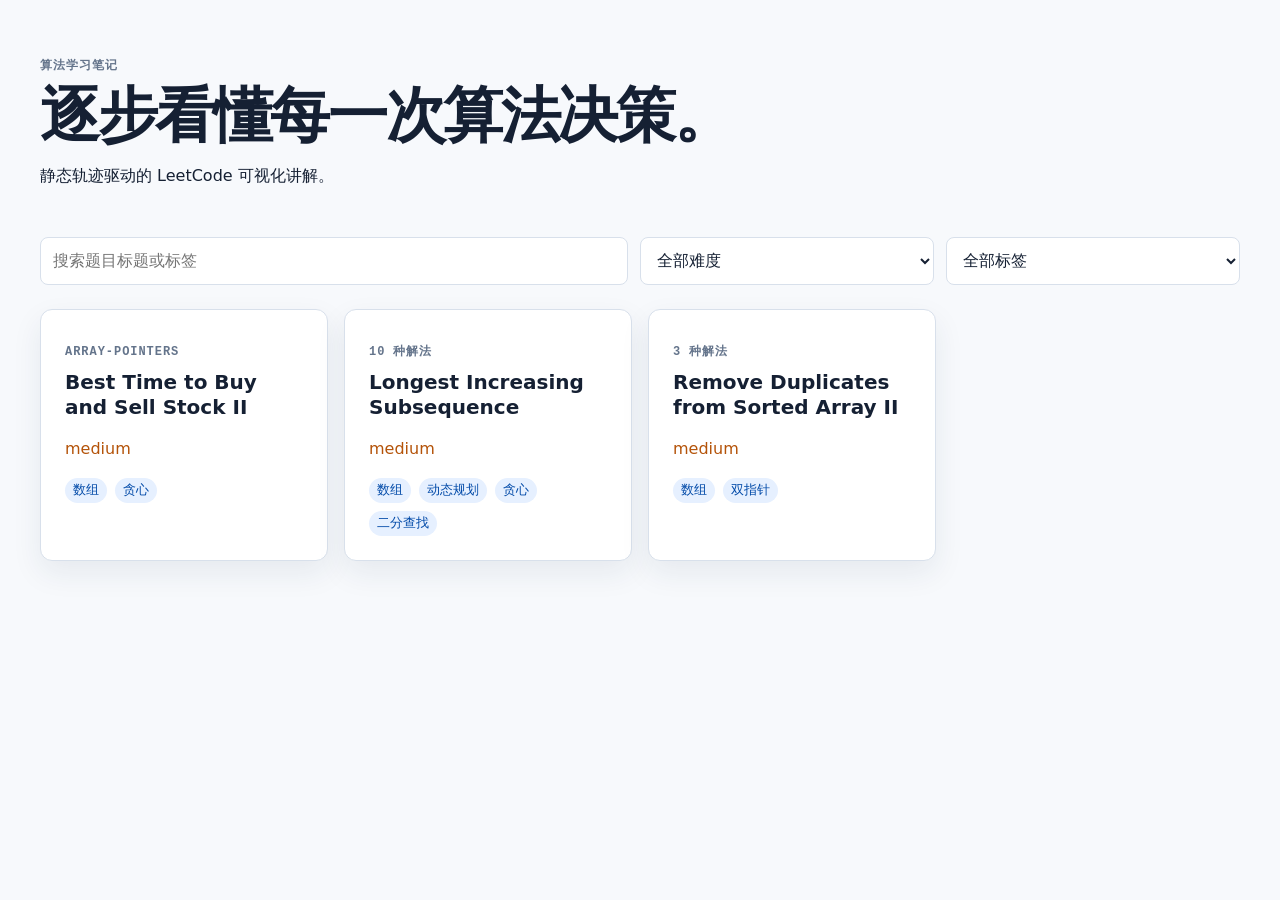
<file: index.html>
<!doctype html>
<html lang="zh-CN">
  <head>
    <meta charset="utf-8">
    <meta name="viewport" content="width=device-width, initial-scale=1">
    <meta name="description" content="通过可回放的静态轨迹学习 LeetCode 算法。">
    <title>LeetCode 动态讲解站</title>
    <link rel="stylesheet" href="styles/base.css">
    <link rel="stylesheet" href="styles/list-page.css">
  </head>
  <body>
    <main class="site-shell" data-list-root></main>
    <script type="module">import { mountListPage } from './engine/list-page.js'; mountListPage();</script>
  </body>
</html>
</file>
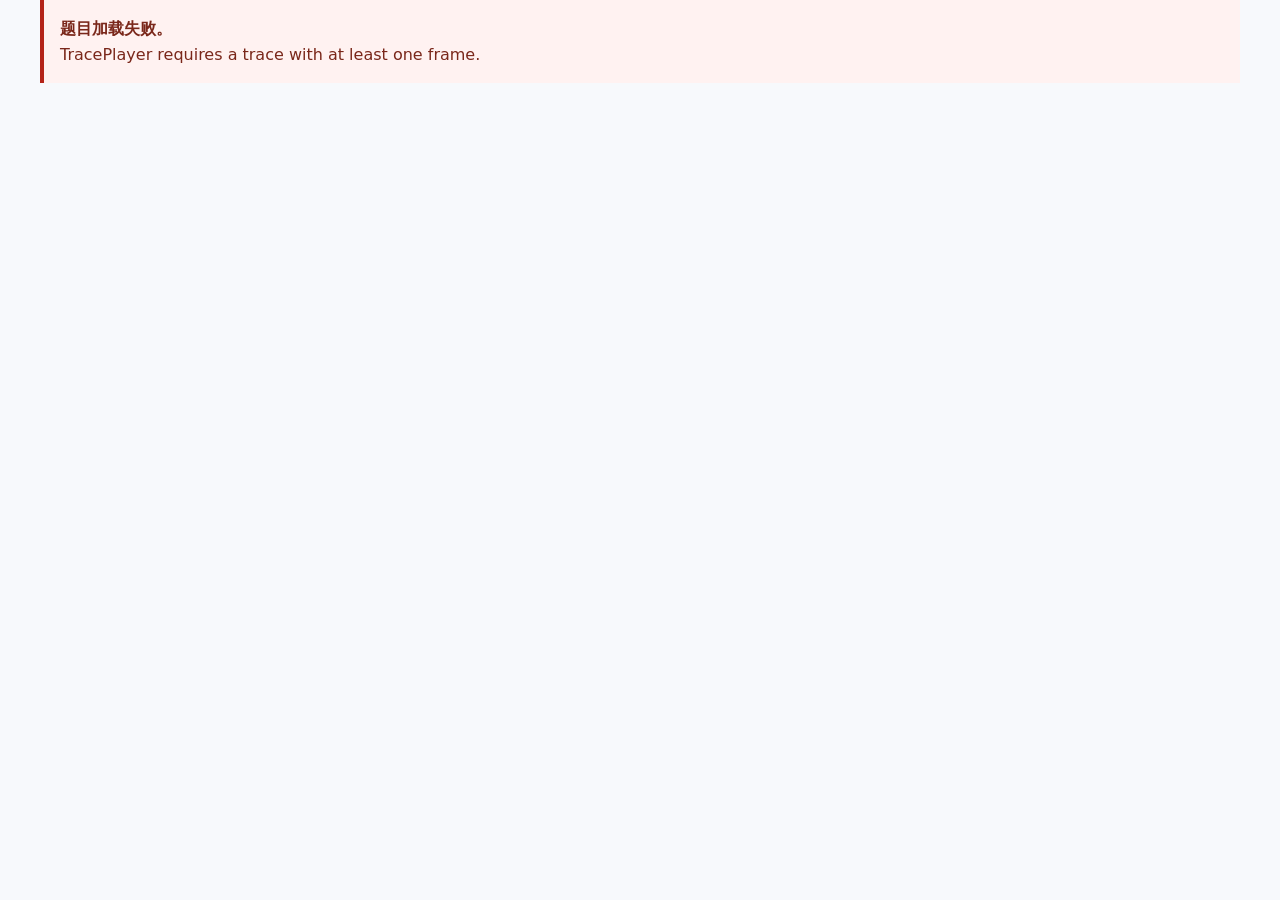
<file: problems/_template/index.html>
<!doctype html>
<html lang="zh-CN"><head><meta charset="utf-8"><meta name="viewport" content="width=device-width, initial-scale=1"><title>题目模板</title><link rel="stylesheet" href="../../styles/base.css"><link rel="stylesheet" href="../../styles/problem-page.css?v=player-columns-flex-wrap"><link rel="stylesheet" href="../../styles/prism-github-dark.css"></head><body><main class="site-shell" data-problem-root></main><script src="../../engine/prism.js"></script><script src="../../engine/prism-python.js"></script><script src="../../engine/prism-c.js"></script><script src="../../engine/prism-cpp.js"></script><script type="module">import { mountProblemPage } from '../../engine/problem-page.js?v=player-columns-flex-wrap'; mountProblemPage('replace-with-problem-id');</script></body></html>
</file>
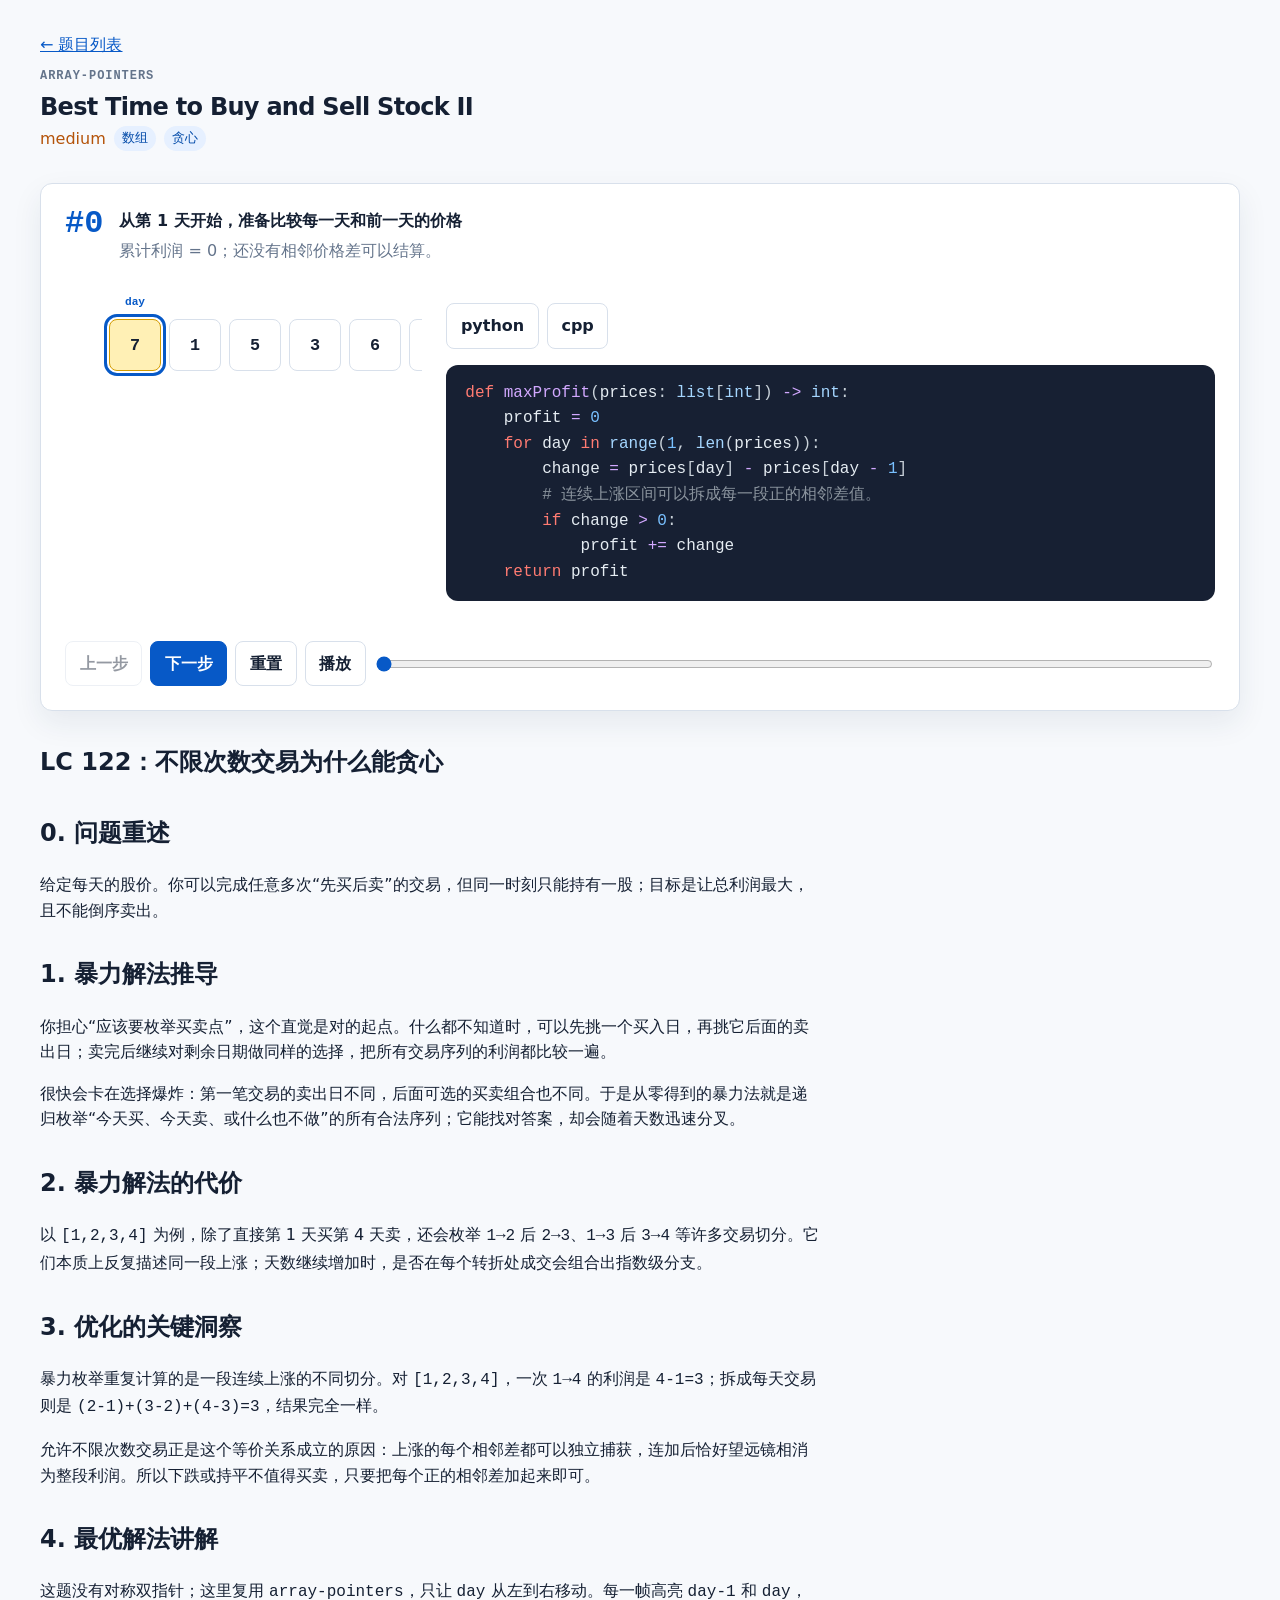
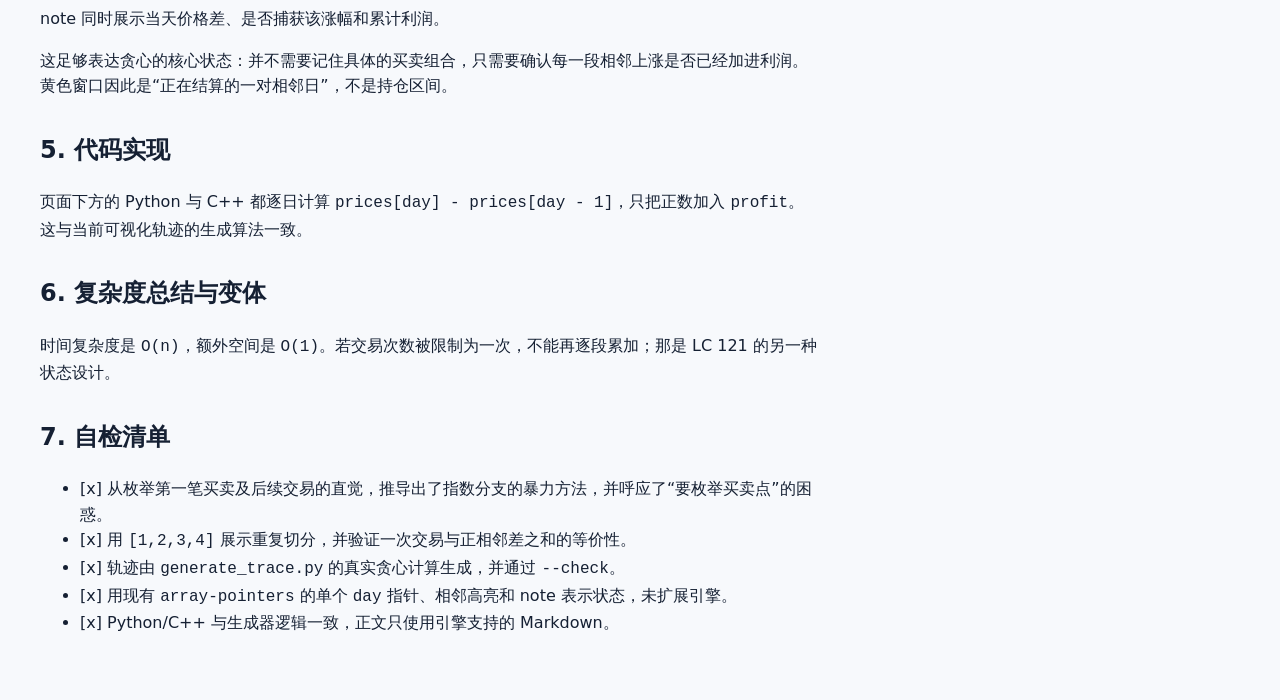
<file: problems/lc-122-best-time-to-buy-and-sell-stock-ii/index.html>
<!doctype html>
<html lang="zh-CN"><head><meta charset="utf-8"><meta name="viewport" content="width=device-width, initial-scale=1"><meta name="description" content="LC 122 的相邻差贪心执行轨迹。"><title>LC 122 | LeetCode 动态讲解站</title><link rel="stylesheet" href="../../styles/base.css"><link rel="stylesheet" href="../../styles/problem-page.css?v=player-columns-flex-wrap"><link rel="stylesheet" href="../../styles/prism-github-dark.css"></head><body><main class="site-shell" data-problem-root></main><script src="../../engine/prism.js"></script><script src="../../engine/prism-python.js"></script><script src="../../engine/prism-c.js"></script><script src="../../engine/prism-cpp.js"></script><script type="module">import { mountProblemPage } from '../../engine/problem-page.js?v=player-columns-flex-wrap'; mountProblemPage('lc-122-best-time-to-buy-and-sell-stock-ii');</script></body></html>
</file>
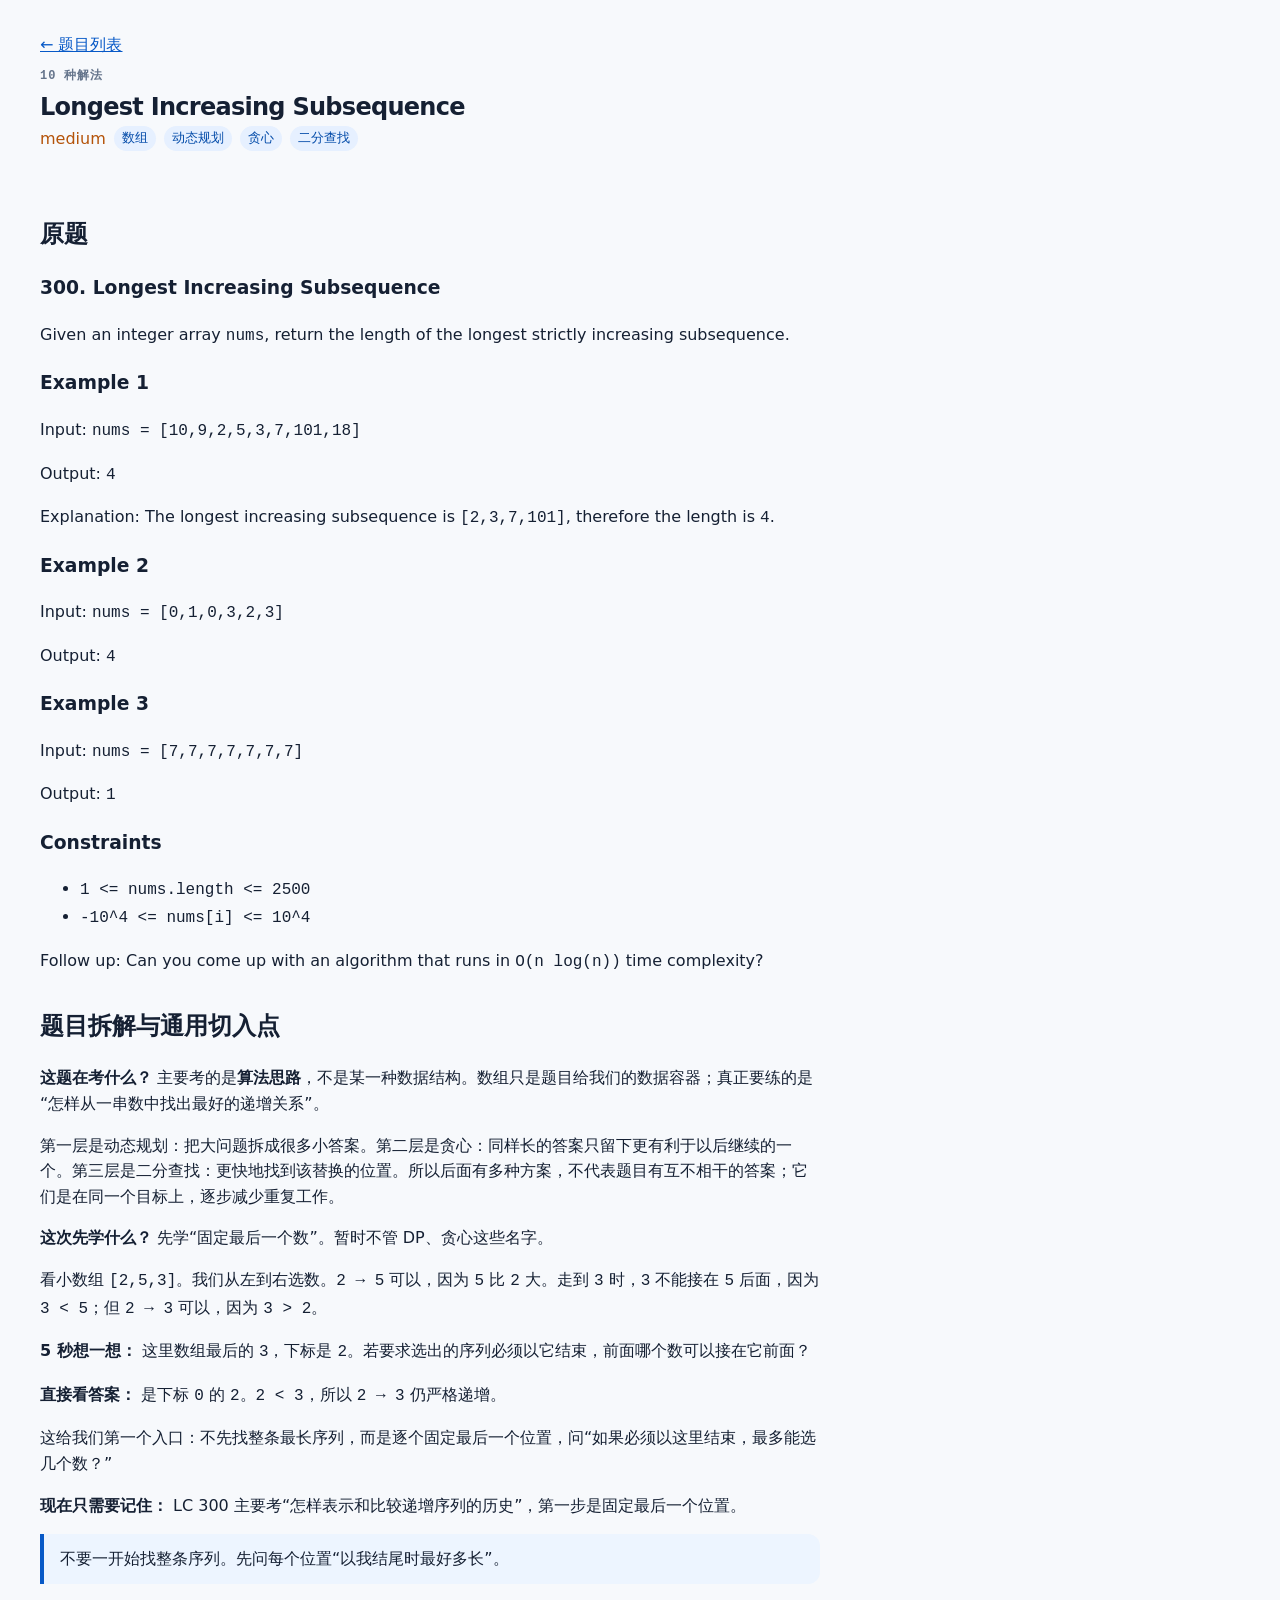
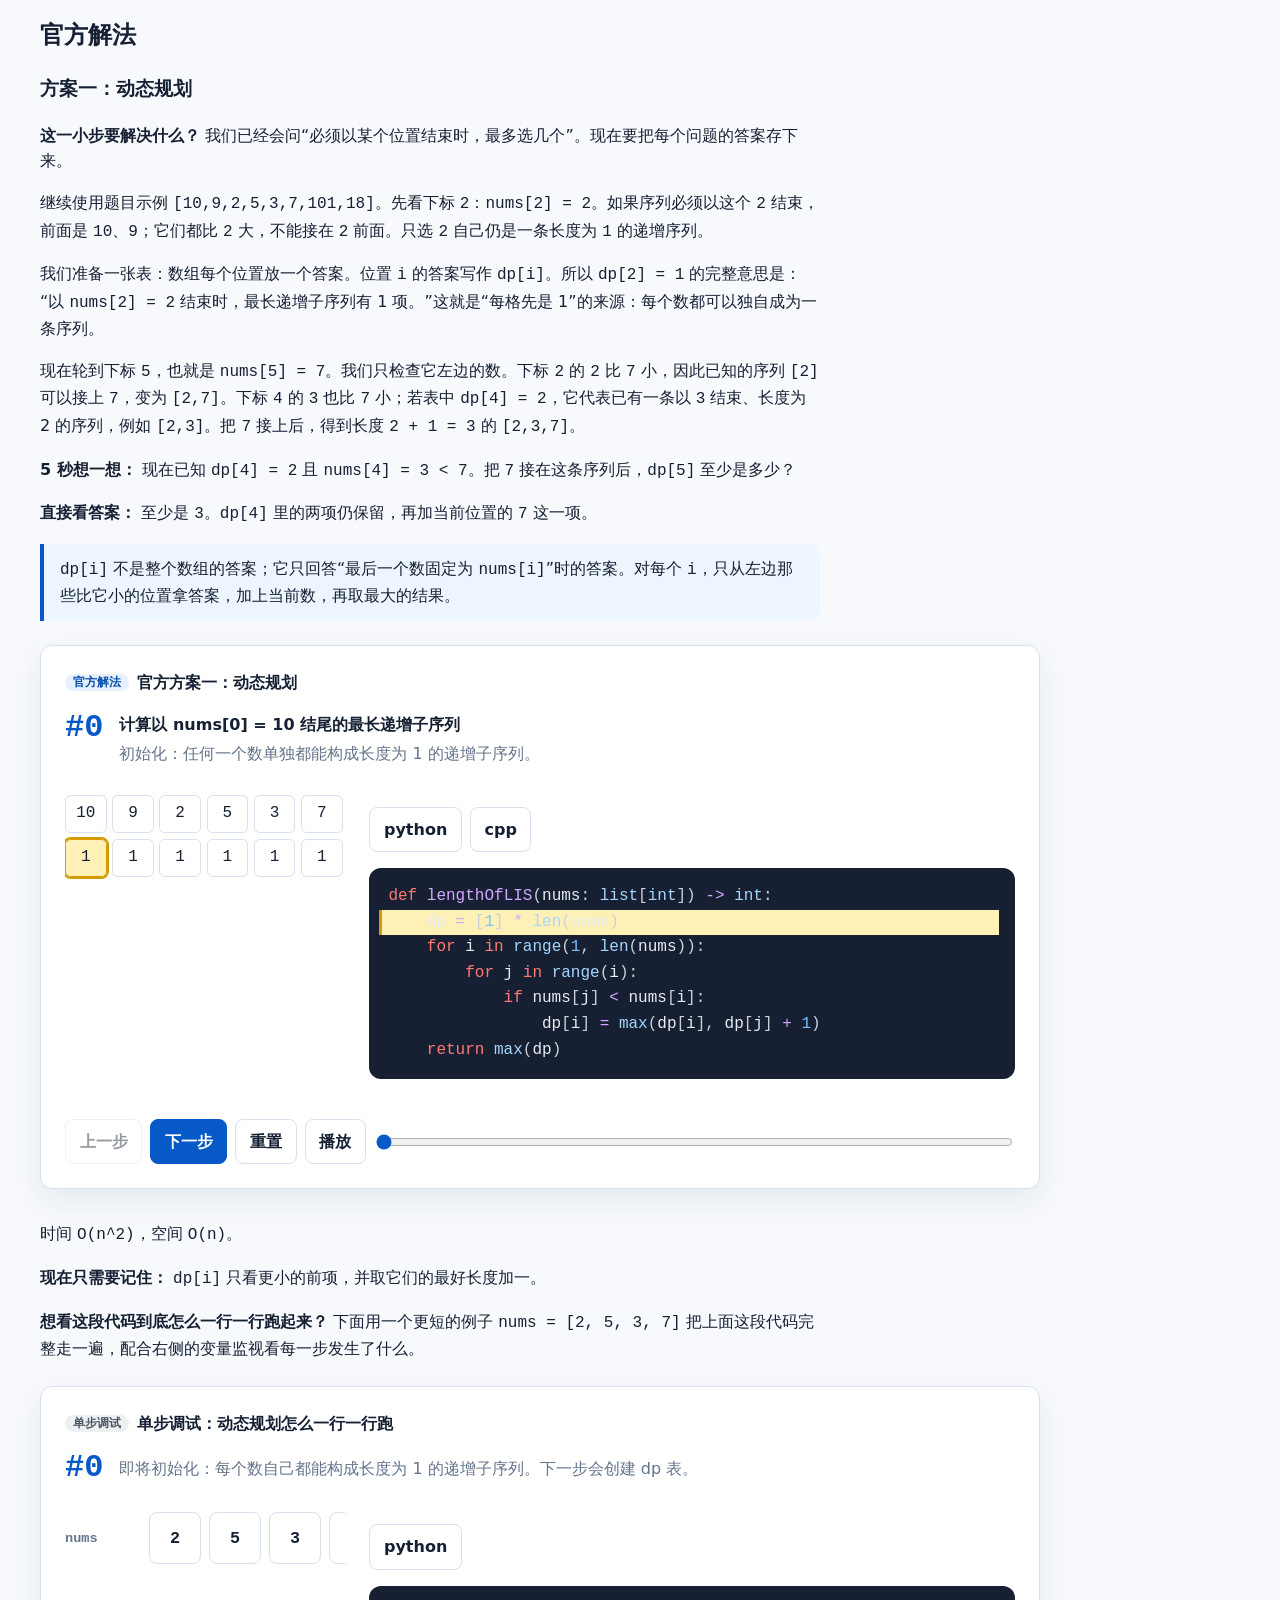
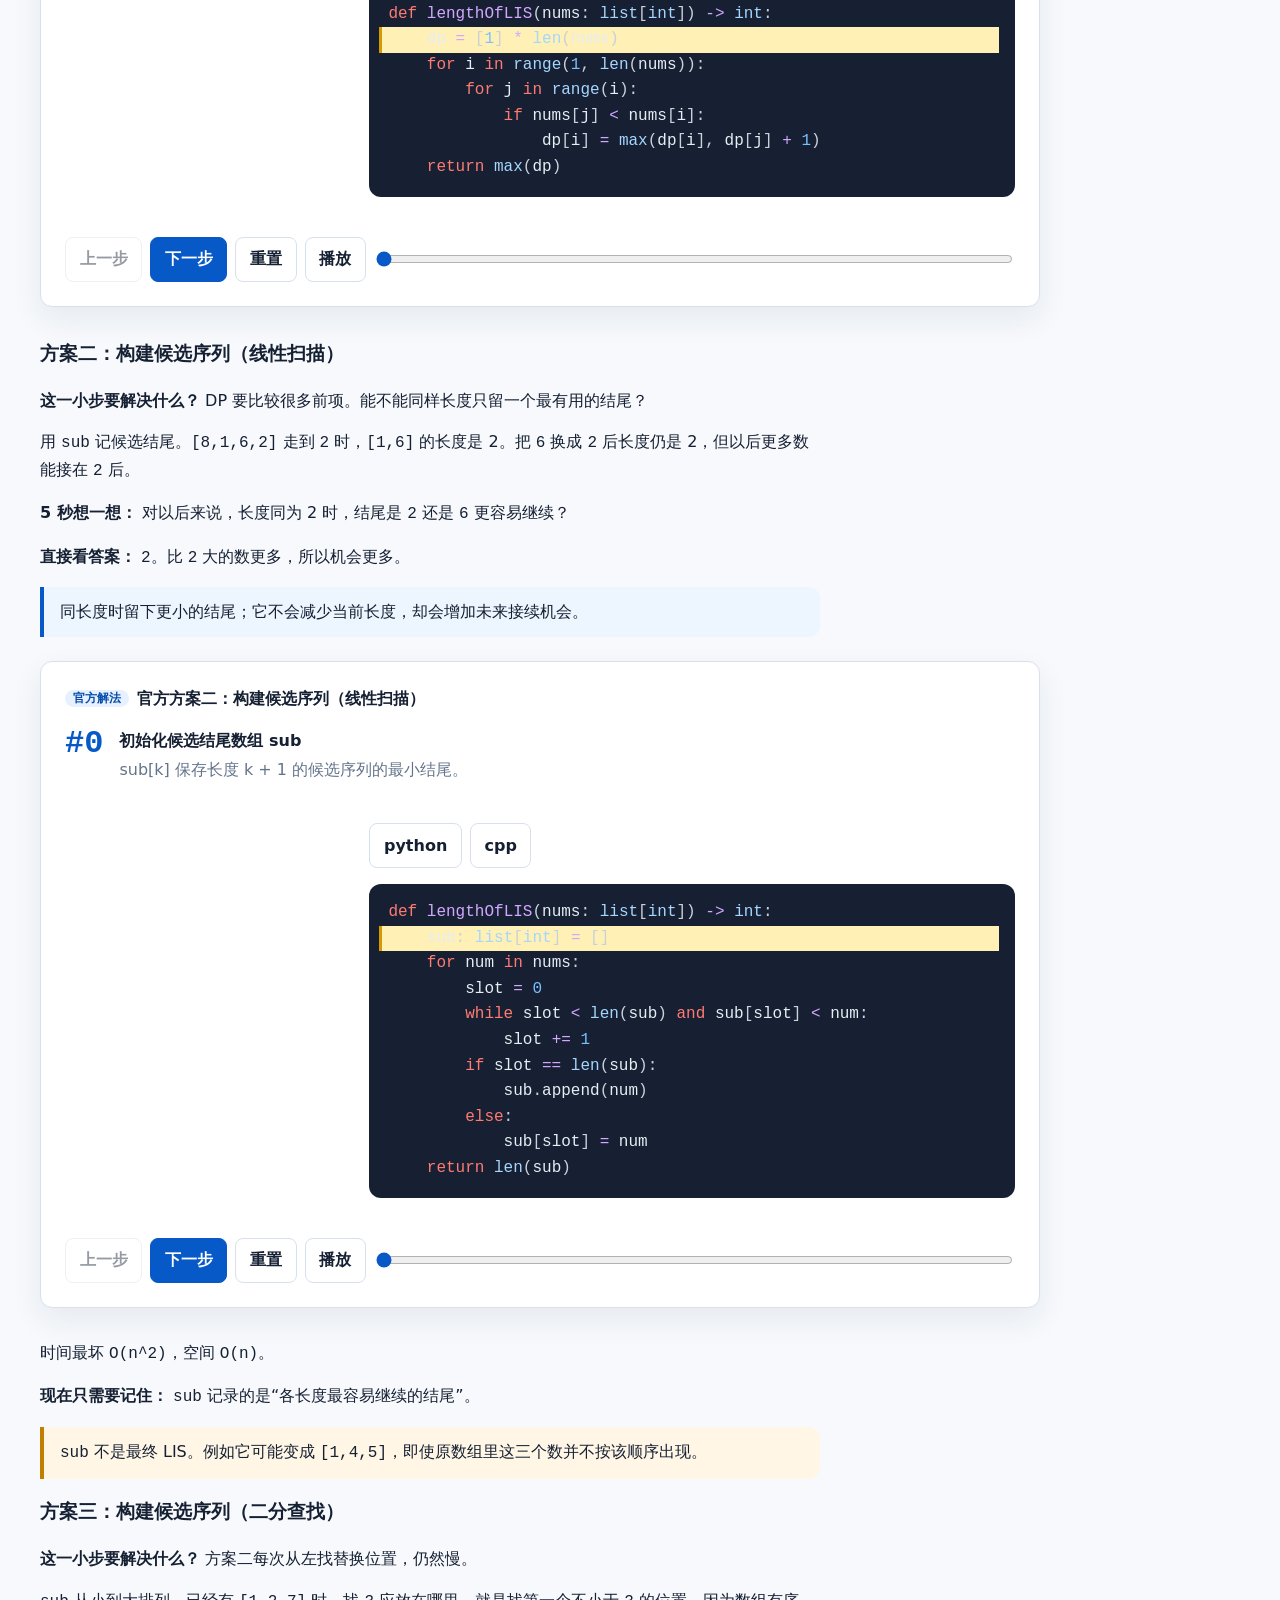
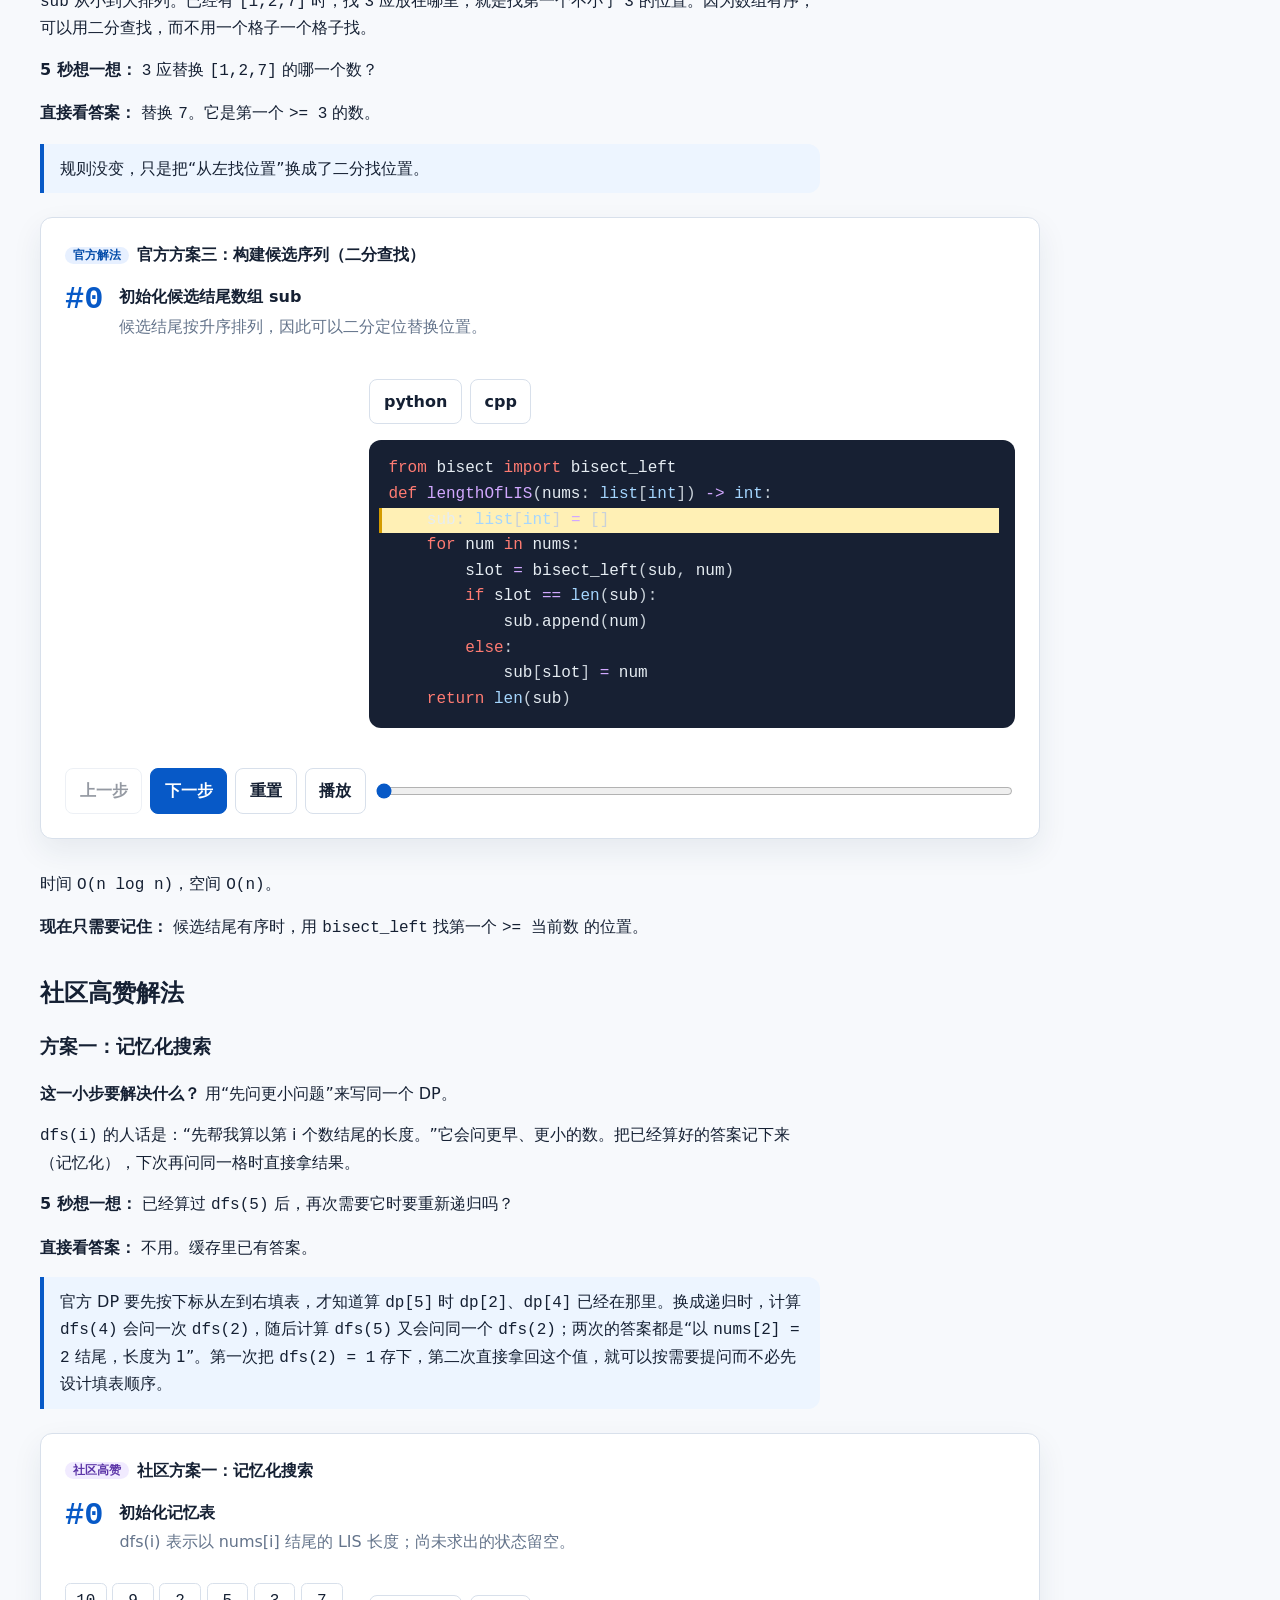
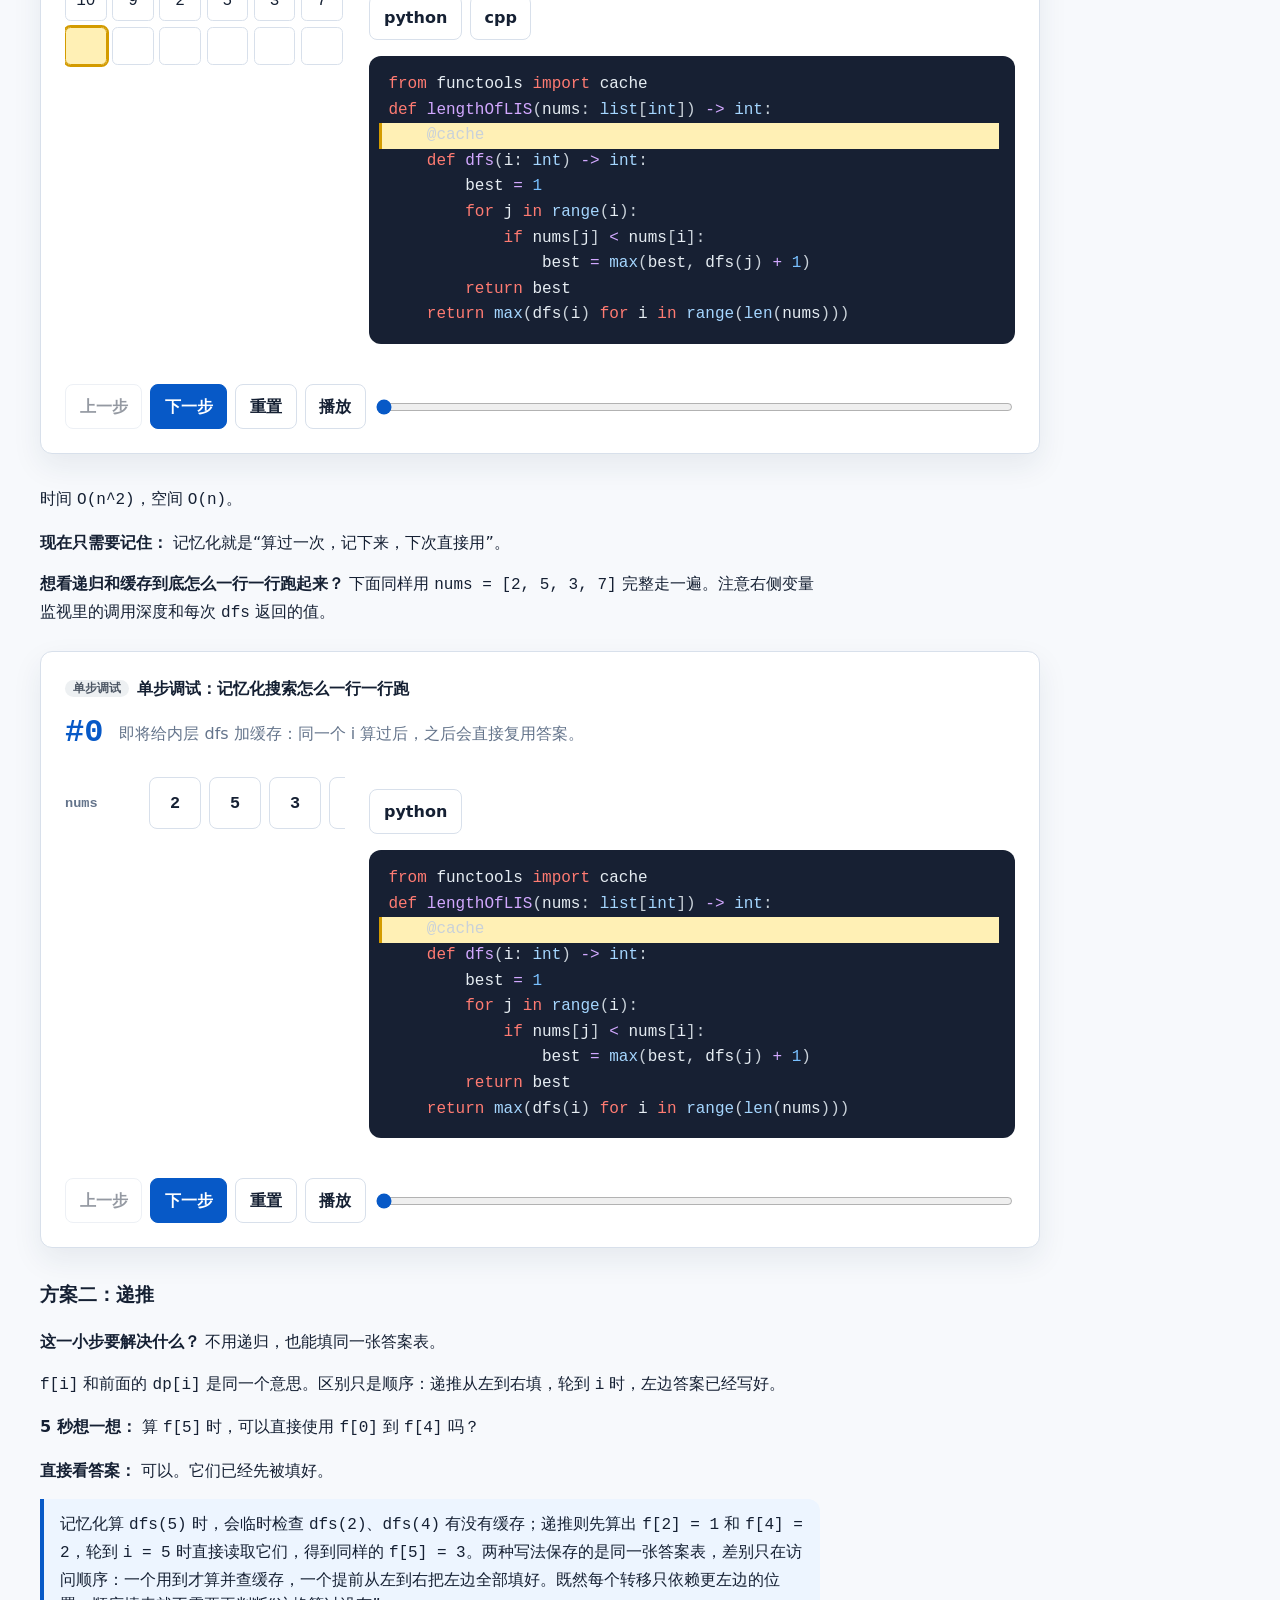
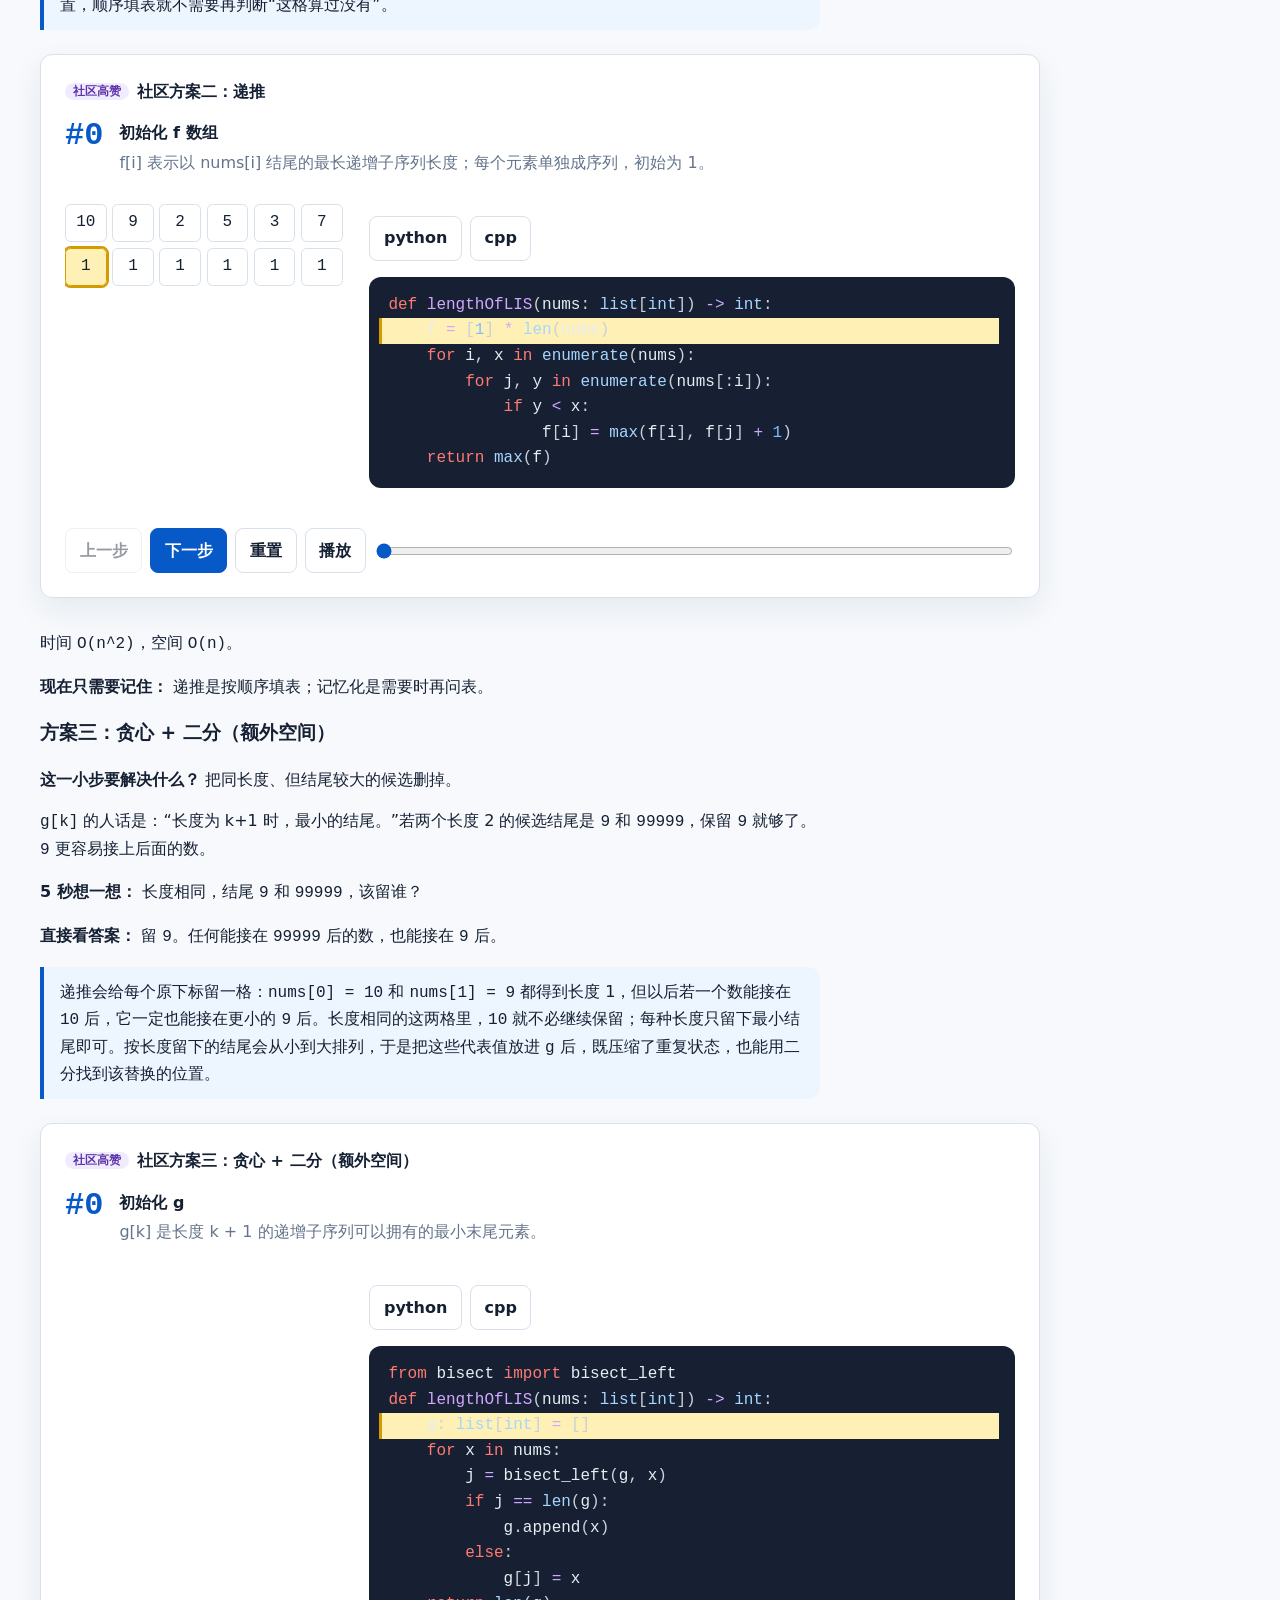
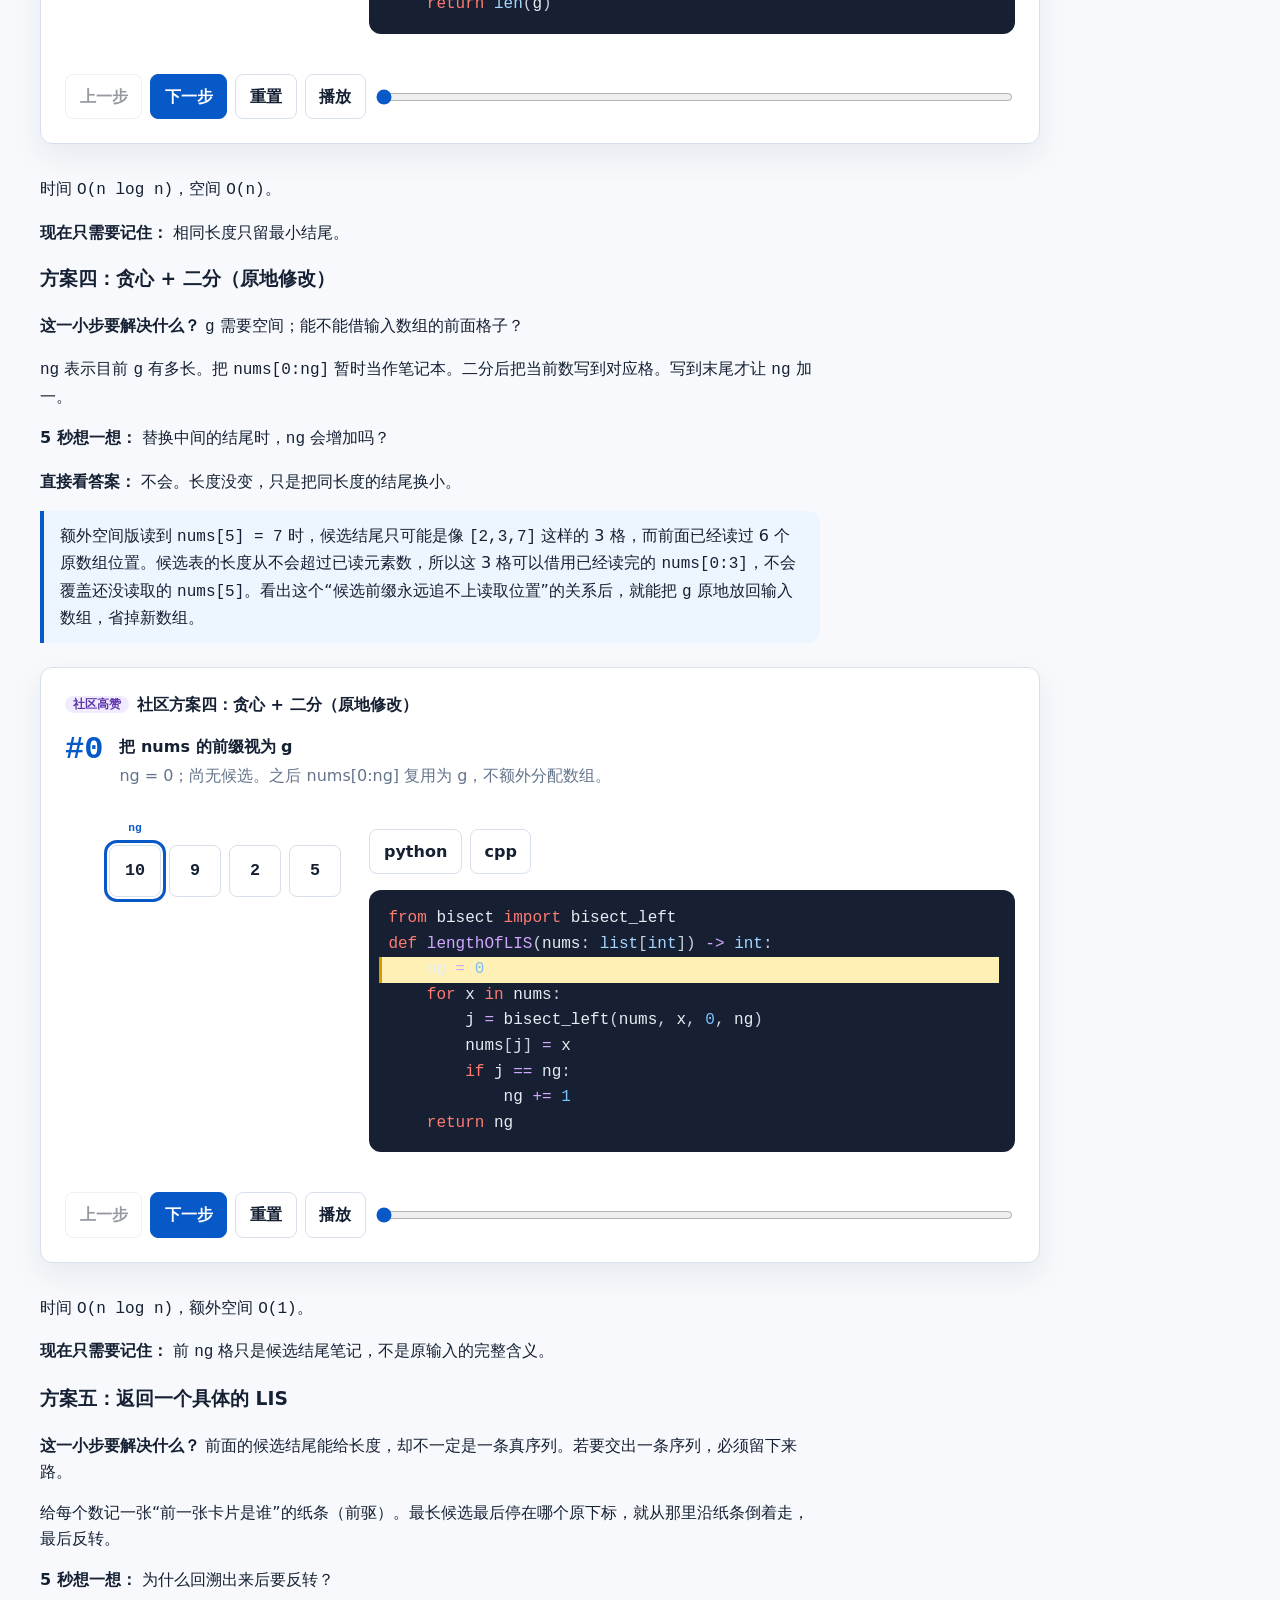
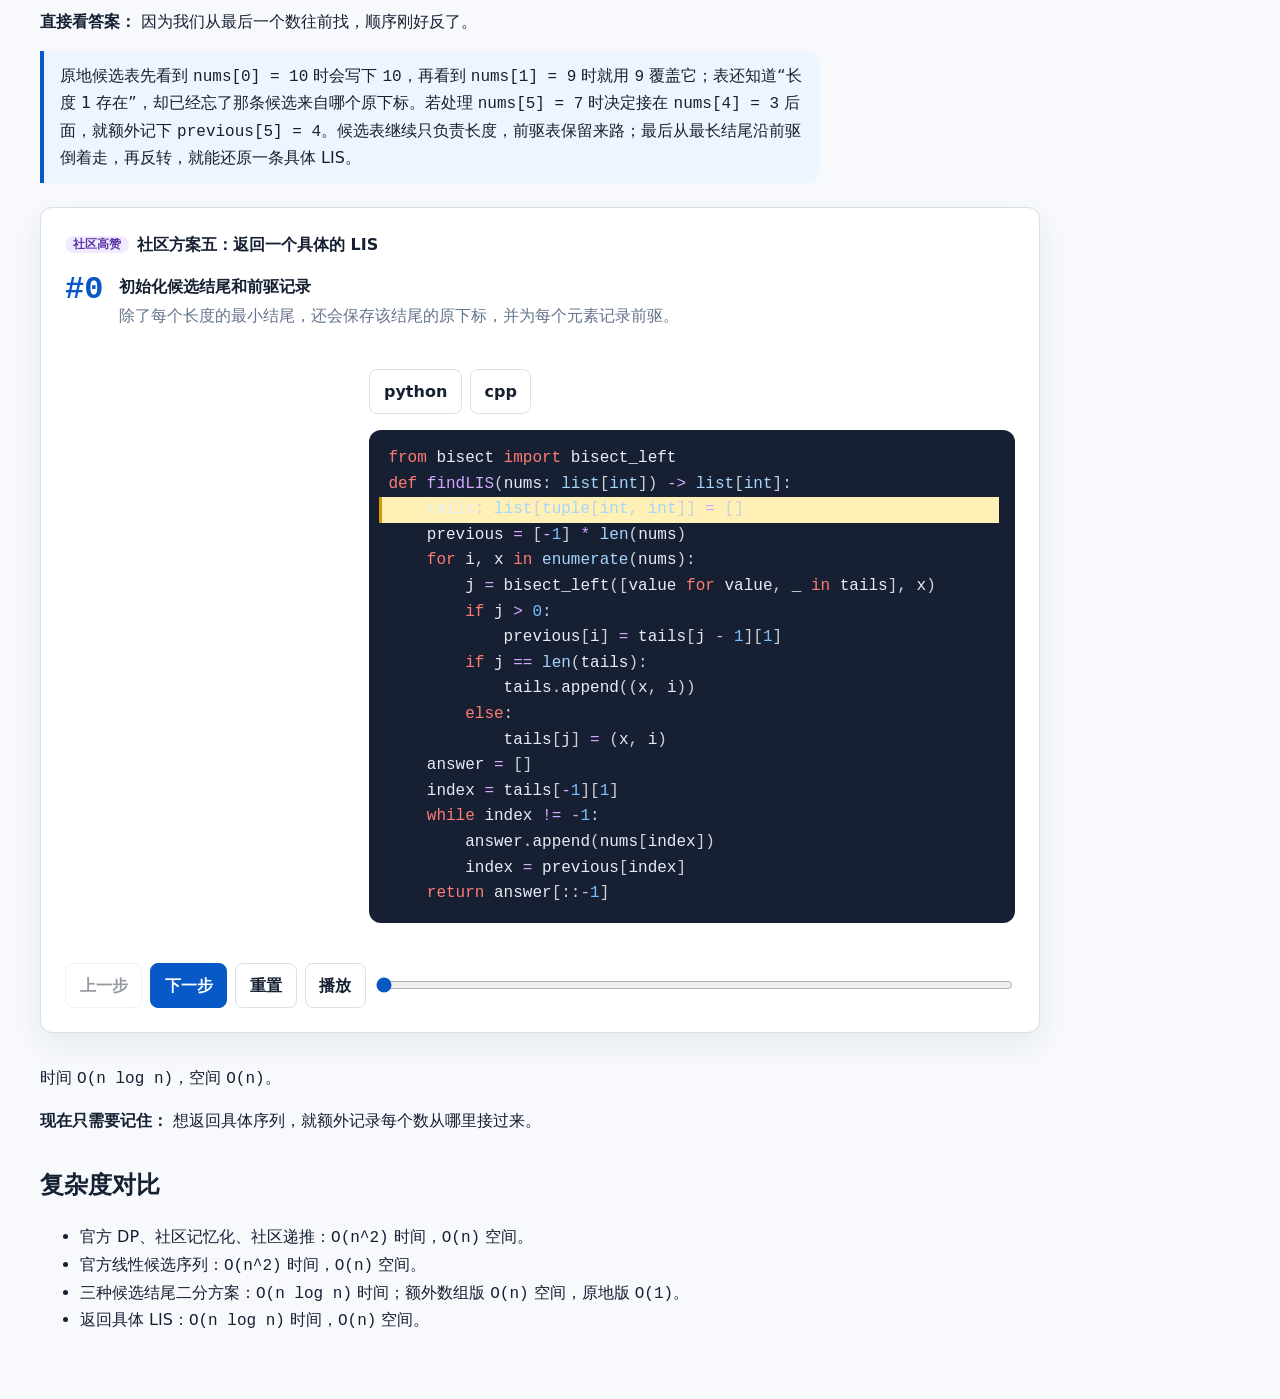
<file: problems/lc-300-longest-increasing-subsequence/index.html>
<!doctype html>
<html lang="zh-CN">
<head>
  <meta charset="utf-8">
  <meta name="viewport" content="width=device-width, initial-scale=1">
  <meta name="description" content="LC 300 的动态规划与贪心二分动态讲解。">
  <title>LC 300 | LeetCode 动态讲解站</title>
  <link rel="stylesheet" href="../../styles/base.css">
  <link rel="stylesheet" href="../../styles/problem-page.css?v=player-columns-flex-wrap">
  <link rel="stylesheet" href="../../styles/prism-github-dark.css">
</head>
<body>
  <main class="site-shell" data-problem-root></main>
  <script src="../../engine/prism.js"></script>
  <script src="../../engine/prism-python.js"></script>
  <script src="../../engine/prism-c.js"></script>
  <script src="../../engine/prism-cpp.js"></script>
  <script type="module">
    import { mountProblemPage } from '../../engine/problem-page.js?v=player-columns-flex-wrap';
    mountProblemPage('lc-300-longest-increasing-subsequence');
  </script>
</body>
</html>
</file>
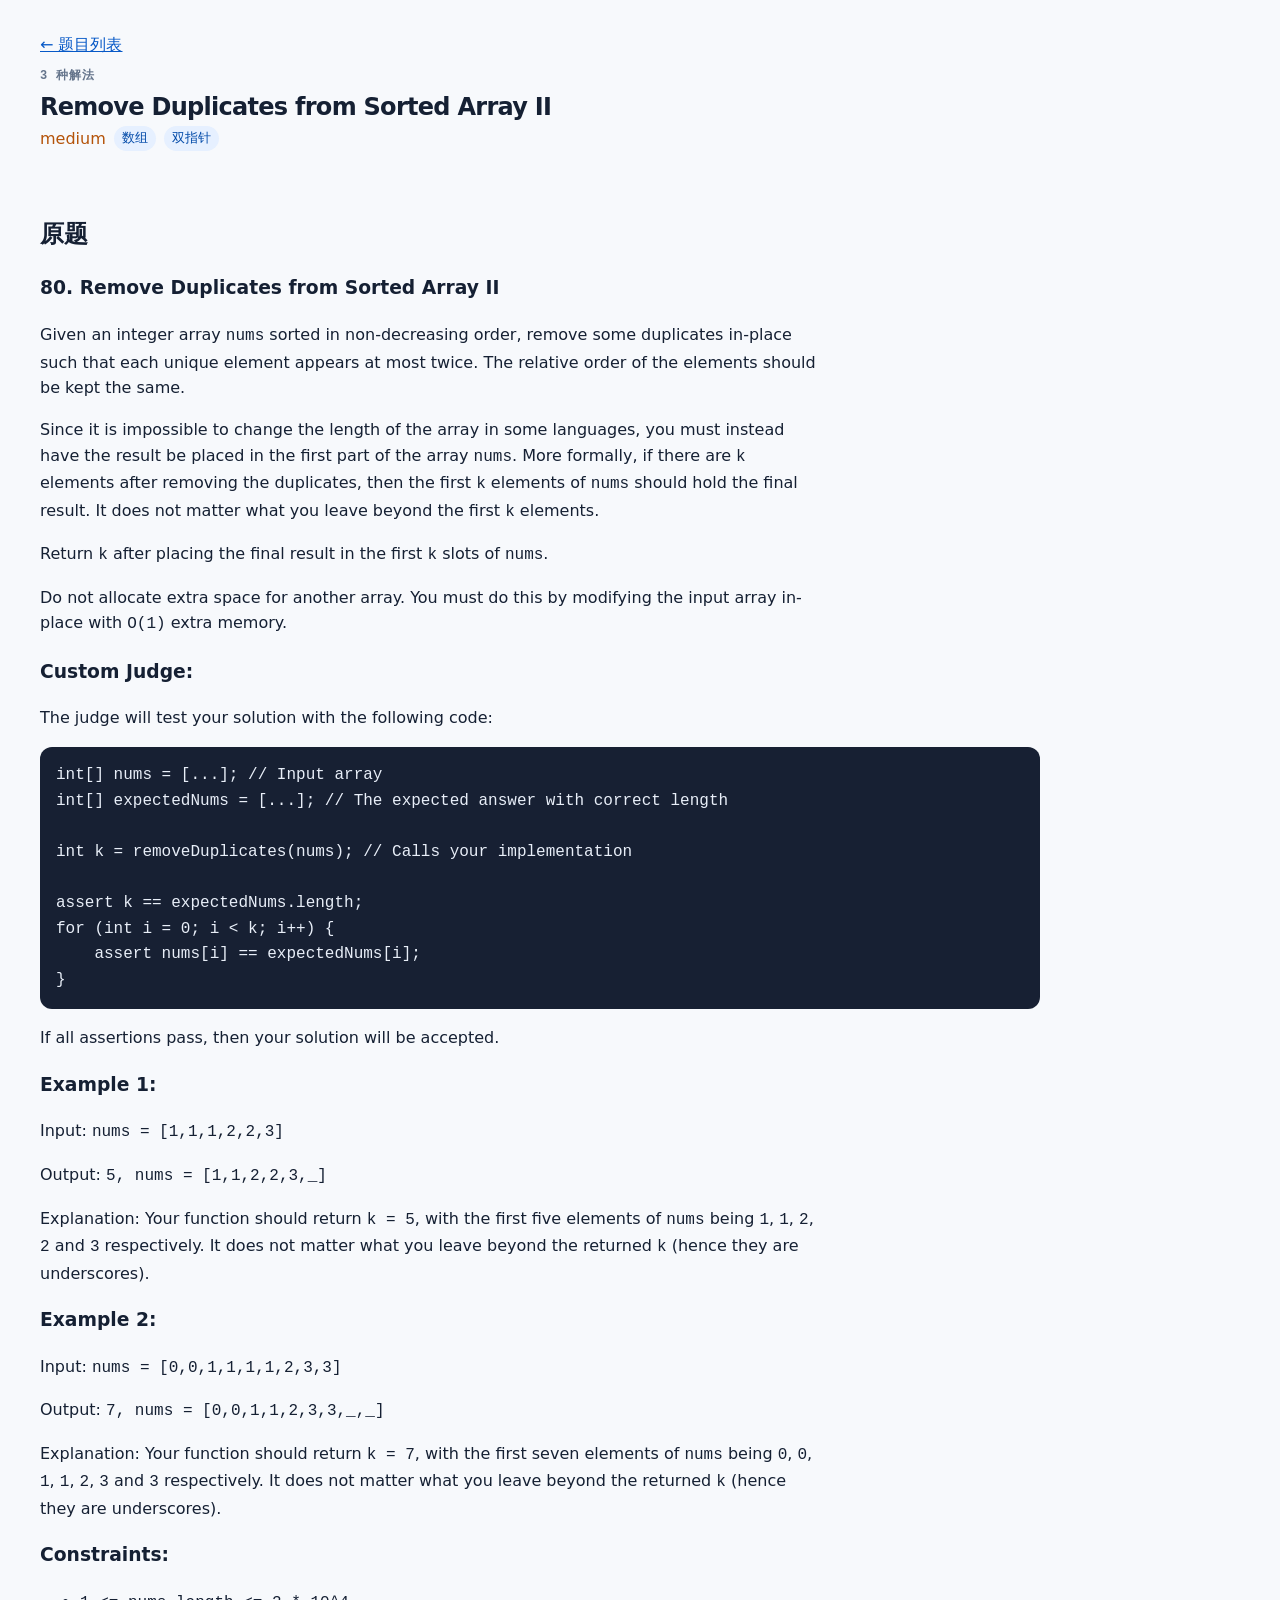
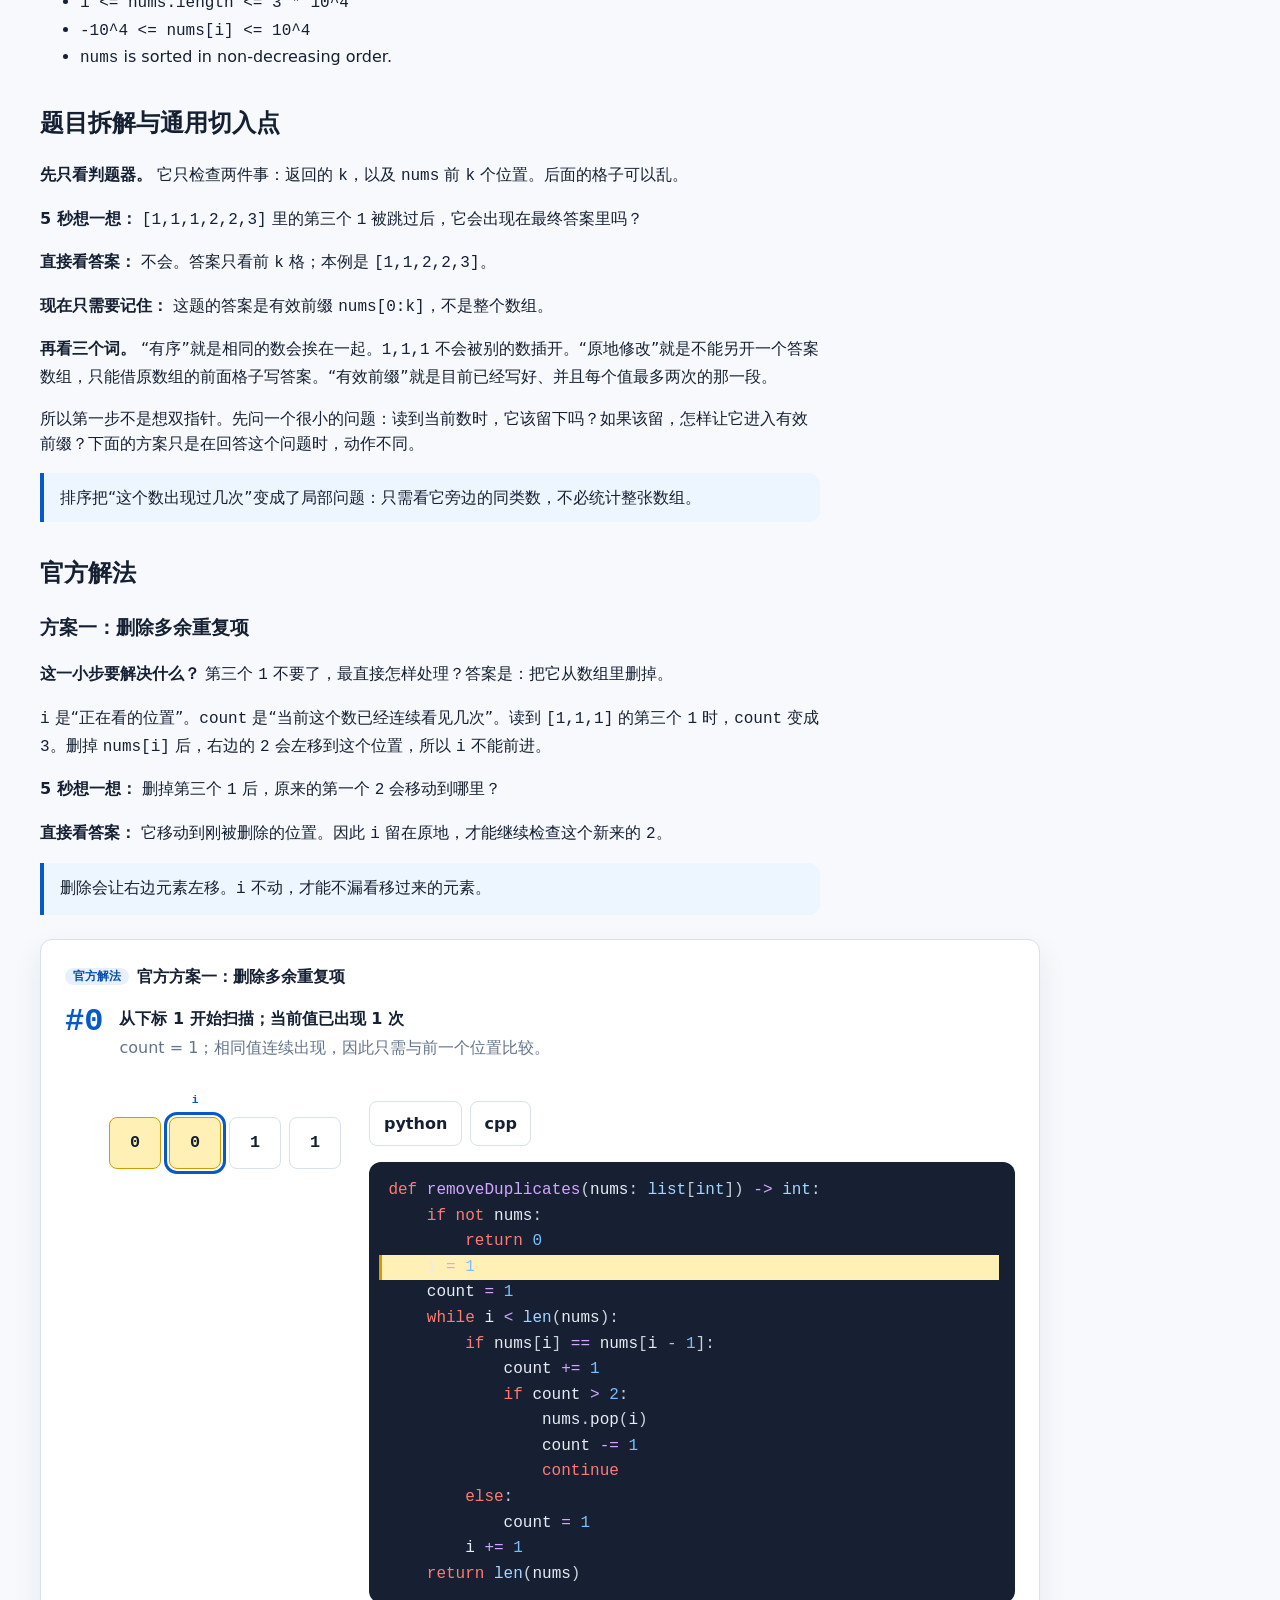
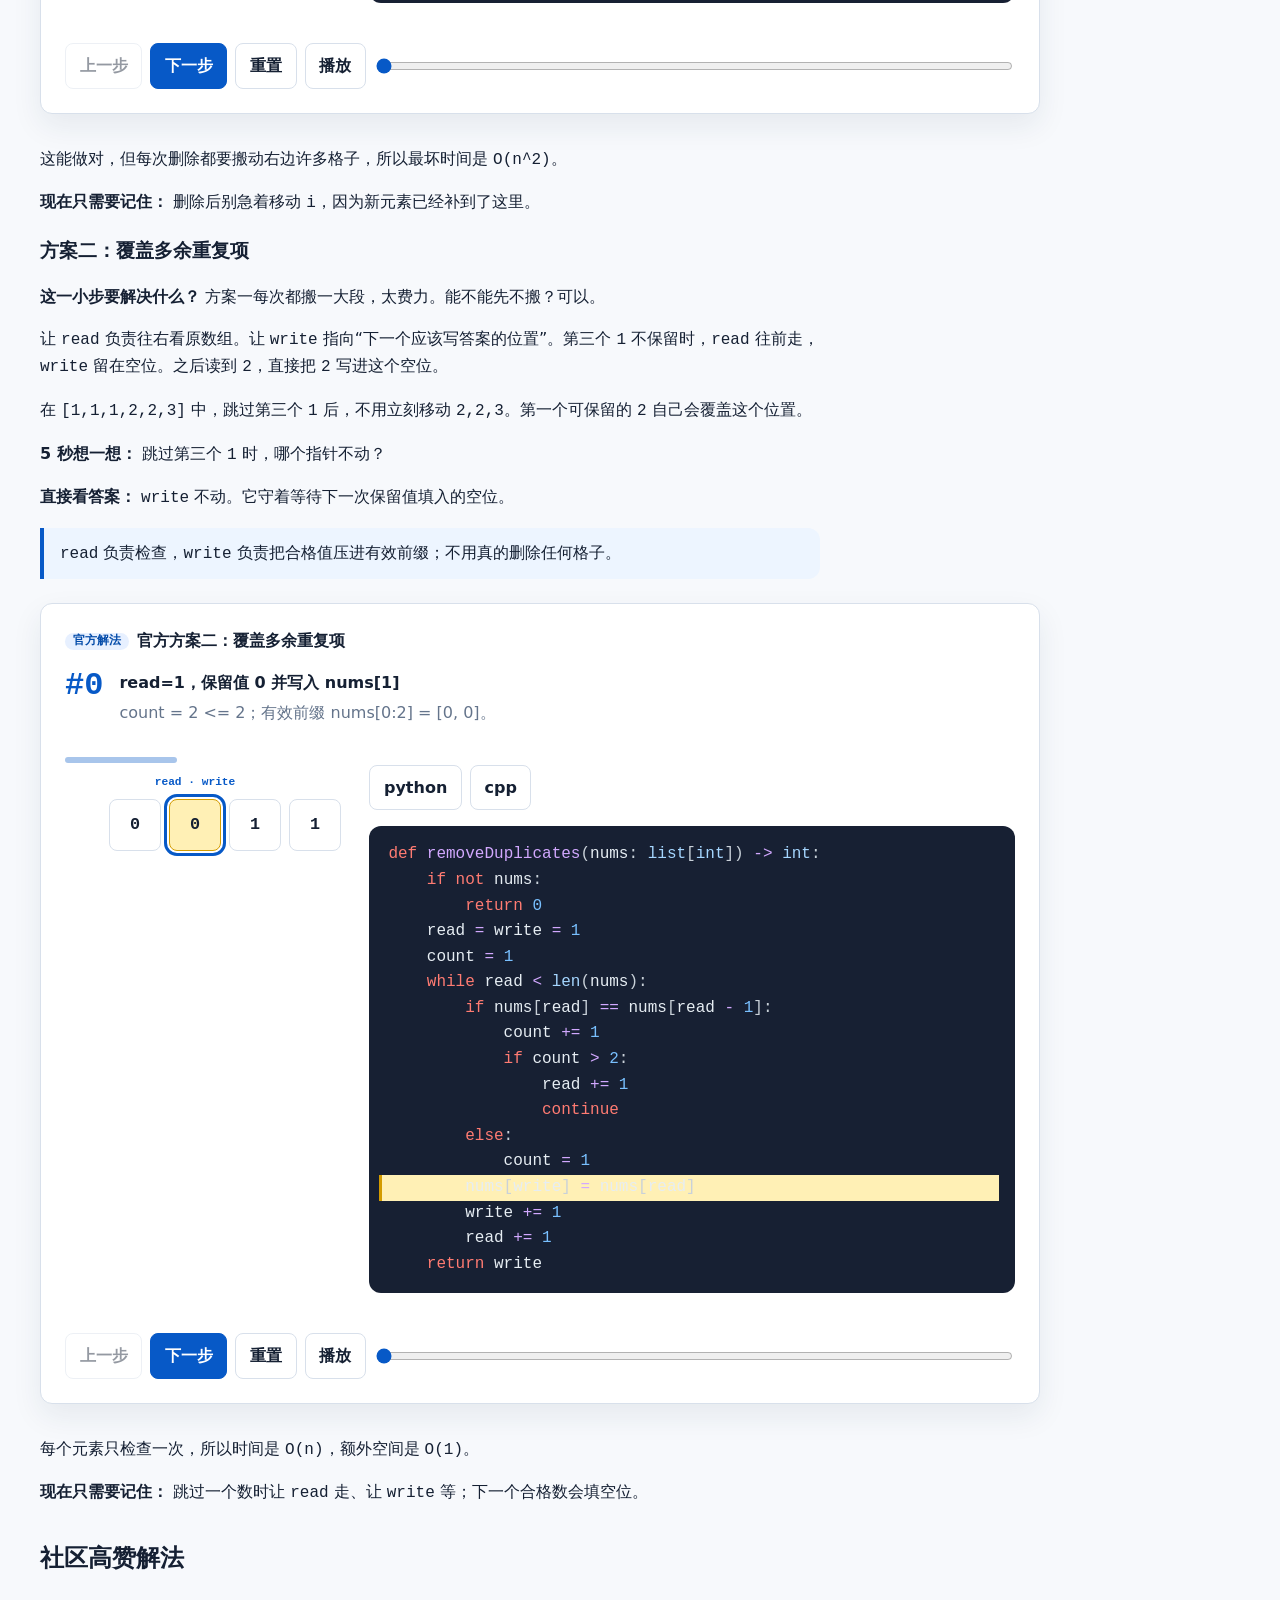
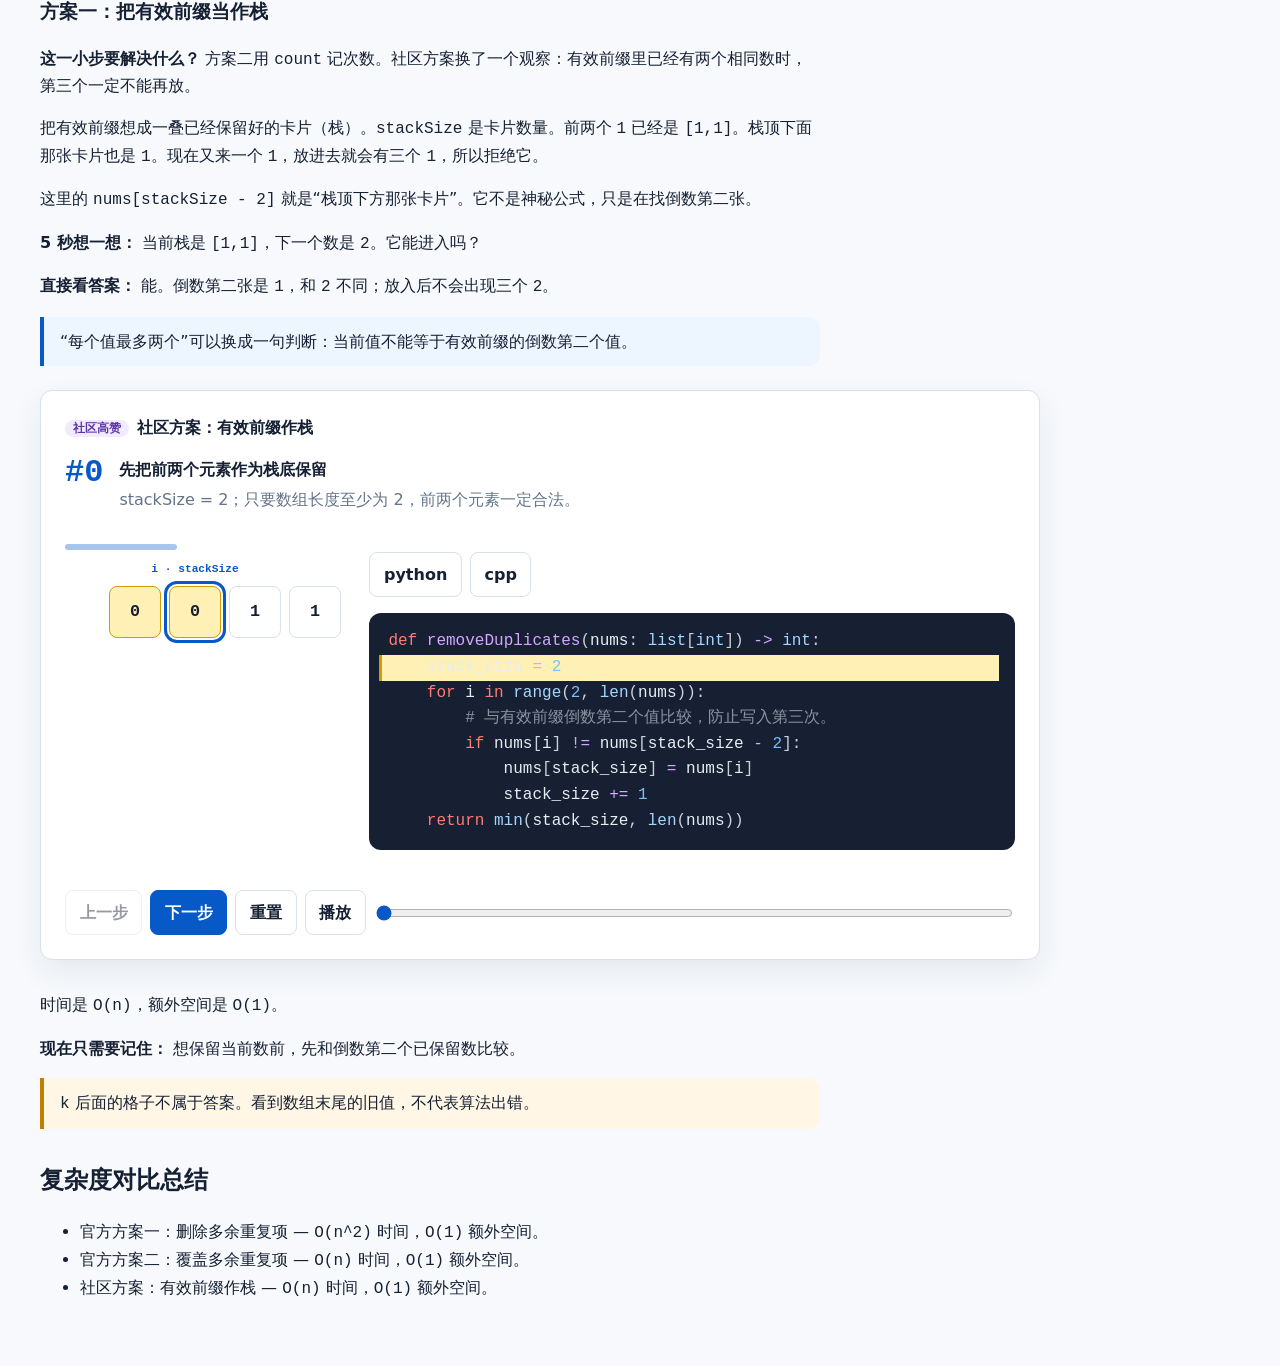
<file: problems/lc-80-remove-duplicates-sorted-array-ii/index.html>
<!doctype html>
<html lang="zh-CN"><head><meta charset="utf-8"><meta name="viewport" content="width=device-width, initial-scale=1"><meta name="description" content="LC 80 的读写双指针执行轨迹。"><title>LC 80 | LeetCode 动态讲解站</title><link rel="stylesheet" href="../../styles/base.css"><link rel="stylesheet" href="../../styles/problem-page.css?v=player-columns-flex-wrap"><link rel="stylesheet" href="../../styles/prism-github-dark.css"></head><body><main class="site-shell" data-problem-root></main><script src="../../engine/prism.js"></script><script src="../../engine/prism-python.js"></script><script src="../../engine/prism-c.js"></script><script src="../../engine/prism-cpp.js"></script><script type="module">import { mountProblemPage } from '../../engine/problem-page.js?v=player-columns-flex-wrap'; mountProblemPage('lc-80-remove-duplicates-sorted-array-ii');</script></body></html>
</file>
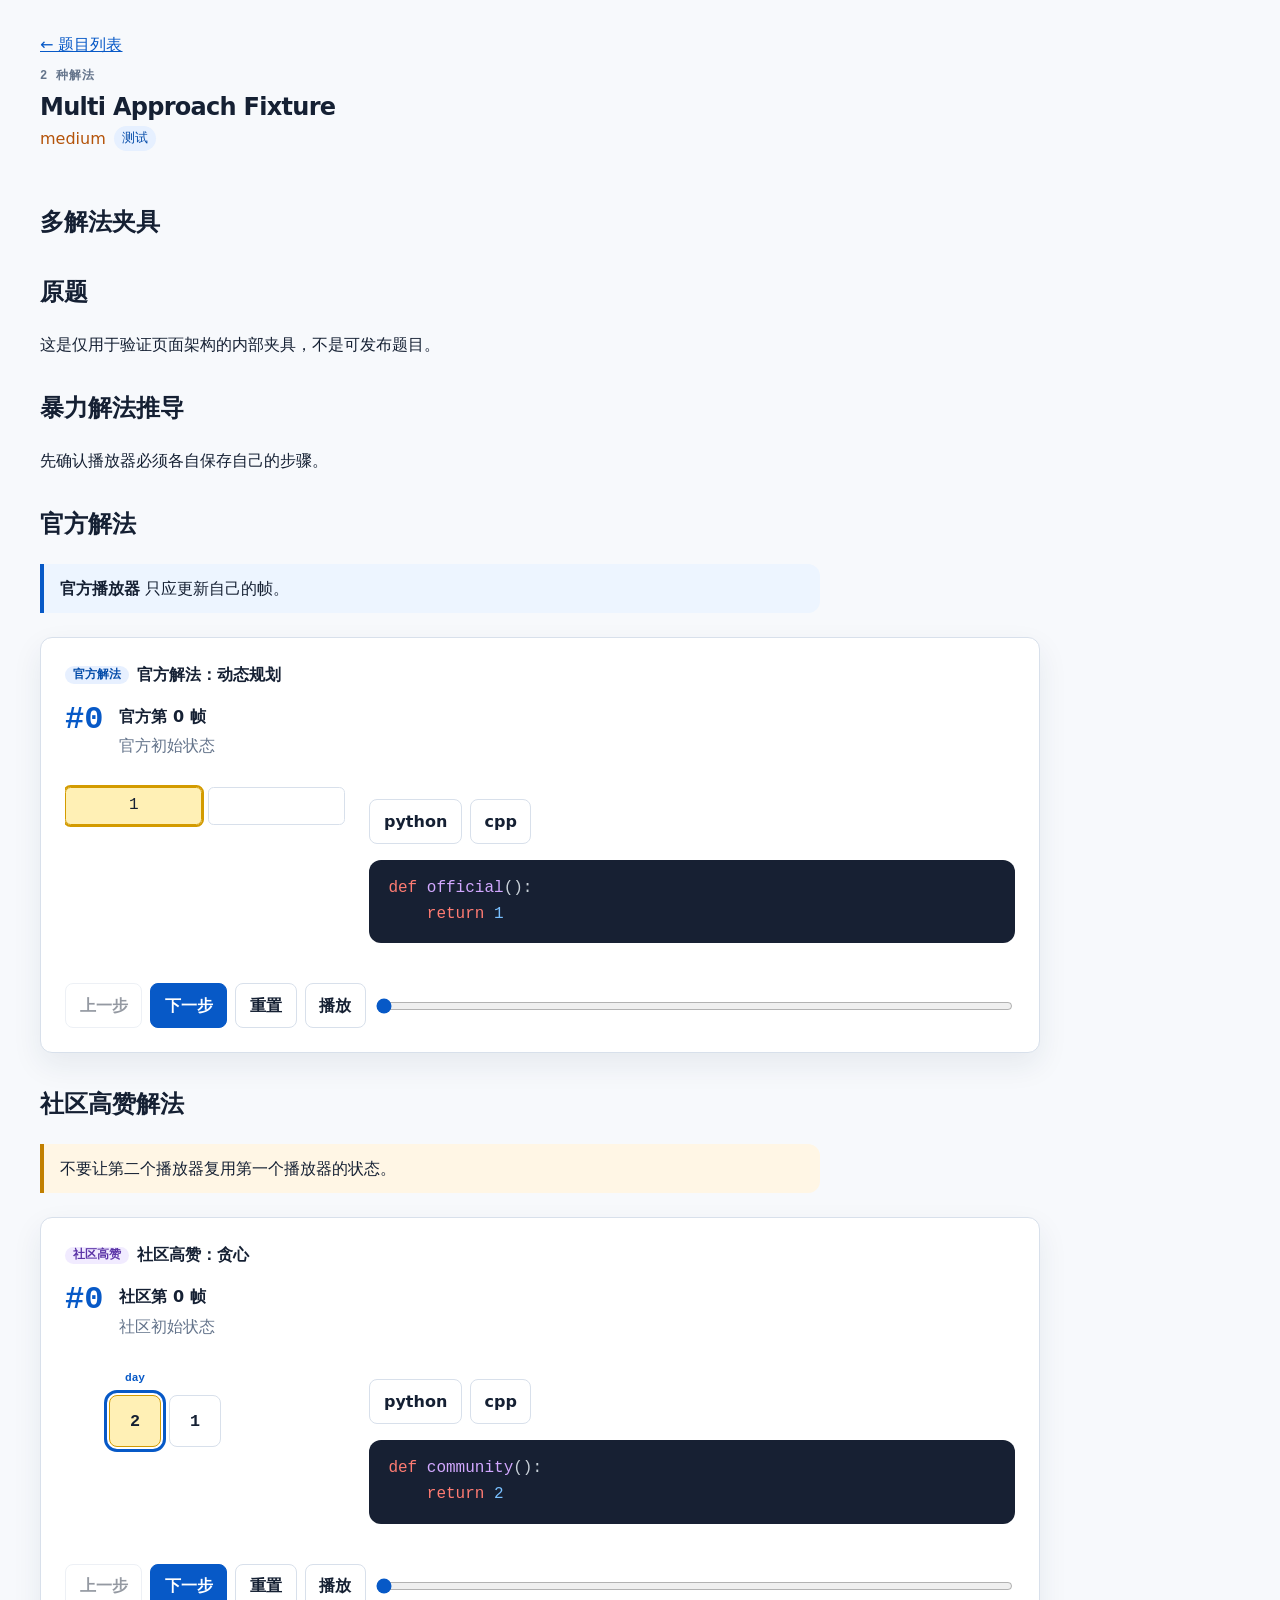
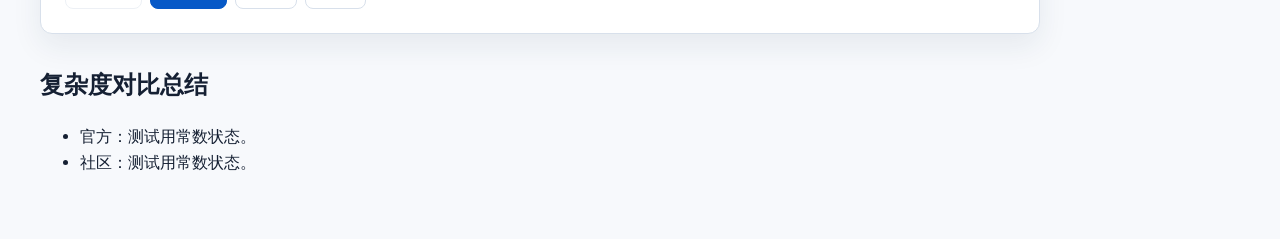
<file: tests/fixtures/multi-approach-page/index.html>
<!doctype html>
<html lang="zh-CN"><head><meta charset="utf-8"><meta name="viewport" content="width=device-width, initial-scale=1"><title>Multi Approach Fixture</title><link rel="stylesheet" href="../../../styles/base.css"><link rel="stylesheet" href="../../../styles/problem-page.css?v=phase3fixture"><link rel="stylesheet" href="../../../styles/prism-github-dark.css"></head><body><main class="site-shell" data-problem-root></main><script src="../../../engine/prism.js"></script><script src="../../../engine/prism-python.js"></script><script src="../../../engine/prism-c.js"></script><script src="../../../engine/prism-cpp.js"></script><script type="module">import { mountProblemPage } from '../../../engine/problem-page.js'; mountProblemPage('multi-approach-fixture');</script></body></html>
</file>
<file: styles/base.css>
@import url('./tokens.css');

* { box-sizing: border-box; }
body { margin: 0; background: var(--color-page); color: var(--color-ink); font-family: var(--font-body); line-height: 1.6; }
button, input, select { font: inherit; }
button { cursor: pointer; }
a { color: var(--color-accent); }
code, pre { font-family: var(--font-mono); }
pre { overflow-x: auto; padding: var(--space-4); background: #172033; border-radius: var(--radius); color: #e8eef8; }
.site-shell { width: min(1200px, calc(100% - 2rem)); margin-inline: auto; }
.site-header { display: flex; align-items: baseline; justify-content: space-between; padding: var(--space-6) 0 var(--space-5); border-bottom: 1px solid var(--color-border); }
.site-header a { color: inherit; text-decoration: none; }
.eyebrow { color: var(--color-muted); font: 700 0.75rem/1 var(--font-mono); letter-spacing: .08em; text-transform: uppercase; }
.panel { background: var(--color-surface); border: 1px solid var(--color-border); border-radius: var(--radius); box-shadow: var(--shadow); }
.button { border: 1px solid var(--color-accent); border-radius: .5rem; padding: .55rem .85rem; background: var(--color-accent); color: white; font-weight: 650; }
.button:hover { background: #034ba9; }
.button:active { transform: translateY(1px); }
.button.secondary { color: var(--color-ink); background: var(--color-surface); border-color: var(--color-border); }
.button:disabled { opacity: .45; cursor: not-allowed; }
.tag { display: inline-block; padding: .15rem .5rem; border-radius: 99px; background: var(--color-accent-soft); color: #034ba9; font-size: .8rem; }
.difficulty-easy { color: var(--color-success); } .difficulty-medium { color: var(--color-warning); } .difficulty-hard { color: var(--color-danger); }
.error-panel { padding: var(--space-4); border-left: 4px solid var(--color-danger); background: #fff2f1; color: #7a271a; }
</file>
<file: styles/list-page.css>
.list-hero { display: grid; grid-template-columns: 1fr auto; gap: var(--space-6); padding: var(--space-8) 0 var(--space-6); }
.list-hero h1 { margin: .25rem 0; font-size: clamp(2rem, 6vw, 3.75rem); line-height: 1.05; letter-spacing: -.04em; }
.filters { display: grid; grid-template-columns: 2fr 1fr 1fr; gap: var(--space-3); margin-bottom: var(--space-5); }
.filters input, .filters select { width: 100%; border: 1px solid var(--color-border); border-radius: .5rem; padding: .65rem .75rem; background: var(--color-surface); color: var(--color-ink); }
.problem-grid { display: grid; grid-template-columns: repeat(auto-fill, minmax(250px, 1fr)); gap: var(--space-4); padding-bottom: var(--space-8); }
.problem-card { display: block; min-height: 190px; padding: var(--space-5); color: inherit; text-decoration: none; transition: transform 150ms ease, border-color 150ms ease; }
.problem-card:hover { transform: translateY(-2px); border-color: var(--color-accent); }
.problem-card h2 { margin: .35rem 0 var(--space-3); font-size: 1.25rem; line-height: 1.25; }
.card-meta { display: flex; gap: var(--space-2); flex-wrap: wrap; }
.empty-state { grid-column: 1 / -1; padding: var(--space-6); text-align: center; color: var(--color-muted); }
@media (max-width: 680px) { .list-hero { grid-template-columns: 1fr; } .filters { grid-template-columns: 1fr; } }
</file>
<file: styles/problem-page.css>
.problem-header { padding: var(--space-6) 0; }
.problem-header h1 { margin: .35rem 0; line-height: 1.1; letter-spacing: -.03em; }
.metadata { display: flex; gap: var(--space-2); flex-wrap: wrap; }
.player { padding: var(--space-5); margin-bottom: var(--space-6); }
.player-status { display: grid; grid-template-columns: auto 1fr; gap: var(--space-4); align-items: start; margin-bottom: var(--space-4); }
.step-number { font: 700 2rem/1 var(--font-mono); color: var(--color-accent); }
.frame-description { margin: 0; font-weight: 650; }.frame-note { margin: .25rem 0 0; color: var(--color-muted); }
.player-controls { display: flex; align-items: center; gap: var(--space-2); flex-wrap: wrap; margin-top: var(--space-5); }
.player-controls input[type='range'] { flex: 1; min-width: 150px; accent-color: var(--color-accent); }
.array-viz { display: grid; gap: var(--space-3); overflow-x: auto; padding: var(--space-4) 0; }
.array-row { display: flex; gap: var(--space-2); min-width: max-content; padding: 1.5rem 2.75rem 0; }
.array-cell { position: relative; display: grid; place-items: center; width: 3.25rem; height: 3.25rem; border: 1px solid var(--color-border); border-radius: .5rem; background: var(--color-surface); font: 700 1.05rem var(--font-mono); }
.array-cell.is-highlighted { background: var(--color-highlight); border-color: #d39b00; }.array-cell.is-pointer { outline: 3px solid var(--color-active); outline-offset: 2px; }
.pointer-label { position: absolute; top: -1.45rem; left: 50%; max-width: none; overflow: visible; color: var(--color-active); font: 700 .7rem/1 var(--font-mono); transform: translateX(-50%); white-space: nowrap; }
.window-band { height: .35rem; border-radius: 99px; background: var(--color-accent); opacity: .35; }
.dp-grid { display: grid; gap: .35rem; overflow-x: auto; padding: var(--space-3) 0; }.dp-cell { display: grid; place-items: center; min-width: 2.6rem; min-height: 2.4rem; border: 1px solid var(--color-border); border-radius: .35rem; background: var(--color-surface); font-family: var(--font-mono); }.dp-cell.is-active { background: var(--color-highlight); border-color: #d39b00; outline: 2px solid #d39b00; }.dp-cell.is-dependency { background: var(--color-accent-soft); }
.code-line { display: block; border-left: 3px solid transparent; padding-left: .4rem; margin-left: -.4rem; }.code-line.is-active-line { background: var(--color-highlight); border-left-color: #d39b00; }
.content { padding-bottom: var(--space-8); max-width: 1000px; }.content > p, .content > ul, .content > ol, .content > h1, .content > h2, .content > h3, .content > .callout { max-width: 780px; }.content h2 { margin-top: var(--space-6); }.player-columns { display: flex; flex-wrap: wrap; gap: var(--space-5); align-items: start; margin: var(--space-4) 0; }.player-visualization { flex: 1 1 280px; min-width: 0; }.player-code { flex: 1.6 1 645px; min-width: 0; }.language-tabs { display: flex; gap: var(--space-2); margin-top: var(--space-5); }.code-panel { overflow-x: auto; white-space: pre-wrap; overflow-wrap: anywhere; }.code-panel[hidden] { display: none; }
.approach-player { margin: var(--space-5) 0 var(--space-6); }.approach-heading { display: flex; align-items: center; gap: var(--space-2); margin-bottom: var(--space-4); }.source-badge { display: inline-block; padding: .18rem .5rem; border-radius: 99px; font: 700 .72rem/1 var(--font-mono); }.source-official { background: #e7f0ff; color: #034ba9; }.source-community { background: #f1ebff; color: #5b34a7; }.source-debug { background: #edf0f2; color: #4b5563; }.variable-watch { display: grid; gap: var(--space-2); overflow-x: auto; padding: var(--space-3) 0; }.variable-row { display: flex; align-items: center; gap: var(--space-3); min-width: max-content; }.variable-name { min-width: 4.5rem; color: var(--color-muted); font: 700 .85rem var(--font-mono); }.variable-array { display: flex; gap: var(--space-2); }.variable-array-cell { display: grid; place-items: center; width: 3.25rem; height: 3.25rem; border: 1px solid var(--color-border); border-radius: .5rem; background: var(--color-surface); font: 700 1.05rem var(--font-mono); }.variable-value { padding: .45rem .7rem; border: 1px solid var(--color-border); border-radius: .5rem; background: var(--color-surface); font: 700 .9rem var(--font-mono); }.callout { margin: var(--space-4) 0; padding: var(--space-3) var(--space-4); border-left: 4px solid; border-radius: 0 var(--radius) var(--radius) 0; }.callout-insight { background: #edf5ff; border-color: var(--color-accent); }.callout-pitfall { background: #fff6e5; border-color: #c17f00; }
@media (max-width: 600px) { .player { padding: var(--space-4); }.player-status { grid-template-columns: 1fr; } }
</file>
<file: styles/prism-github-dark.css>
pre[class*="language-"], code[class*="language-"] { color: #e6edf3; background: #0d1117; text-shadow: none; }
.token.comment, .token.prolog, .token.doctype, .token.cdata { color: #8b949e; }.token.punctuation { color: #c9d1d9; }.token.property, .token.tag, .token.constant, .token.symbol, .token.deleted { color: #ff7b72; }.token.boolean, .token.number { color: #79c0ff; }.token.selector, .token.attr-name, .token.string, .token.char, .token.builtin, .token.inserted { color: #a5d6ff; }.token.operator, .token.entity, .token.url, .language-css .token.string, .style .token.string { color: #d2a8ff; }.token.atrule, .token.attr-value, .token.keyword { color: #ff7b72; }.token.function, .token.class-name { color: #d2a8ff; }.token.regex, .token.important, .token.variable { color: #ffa657; }
</file>
